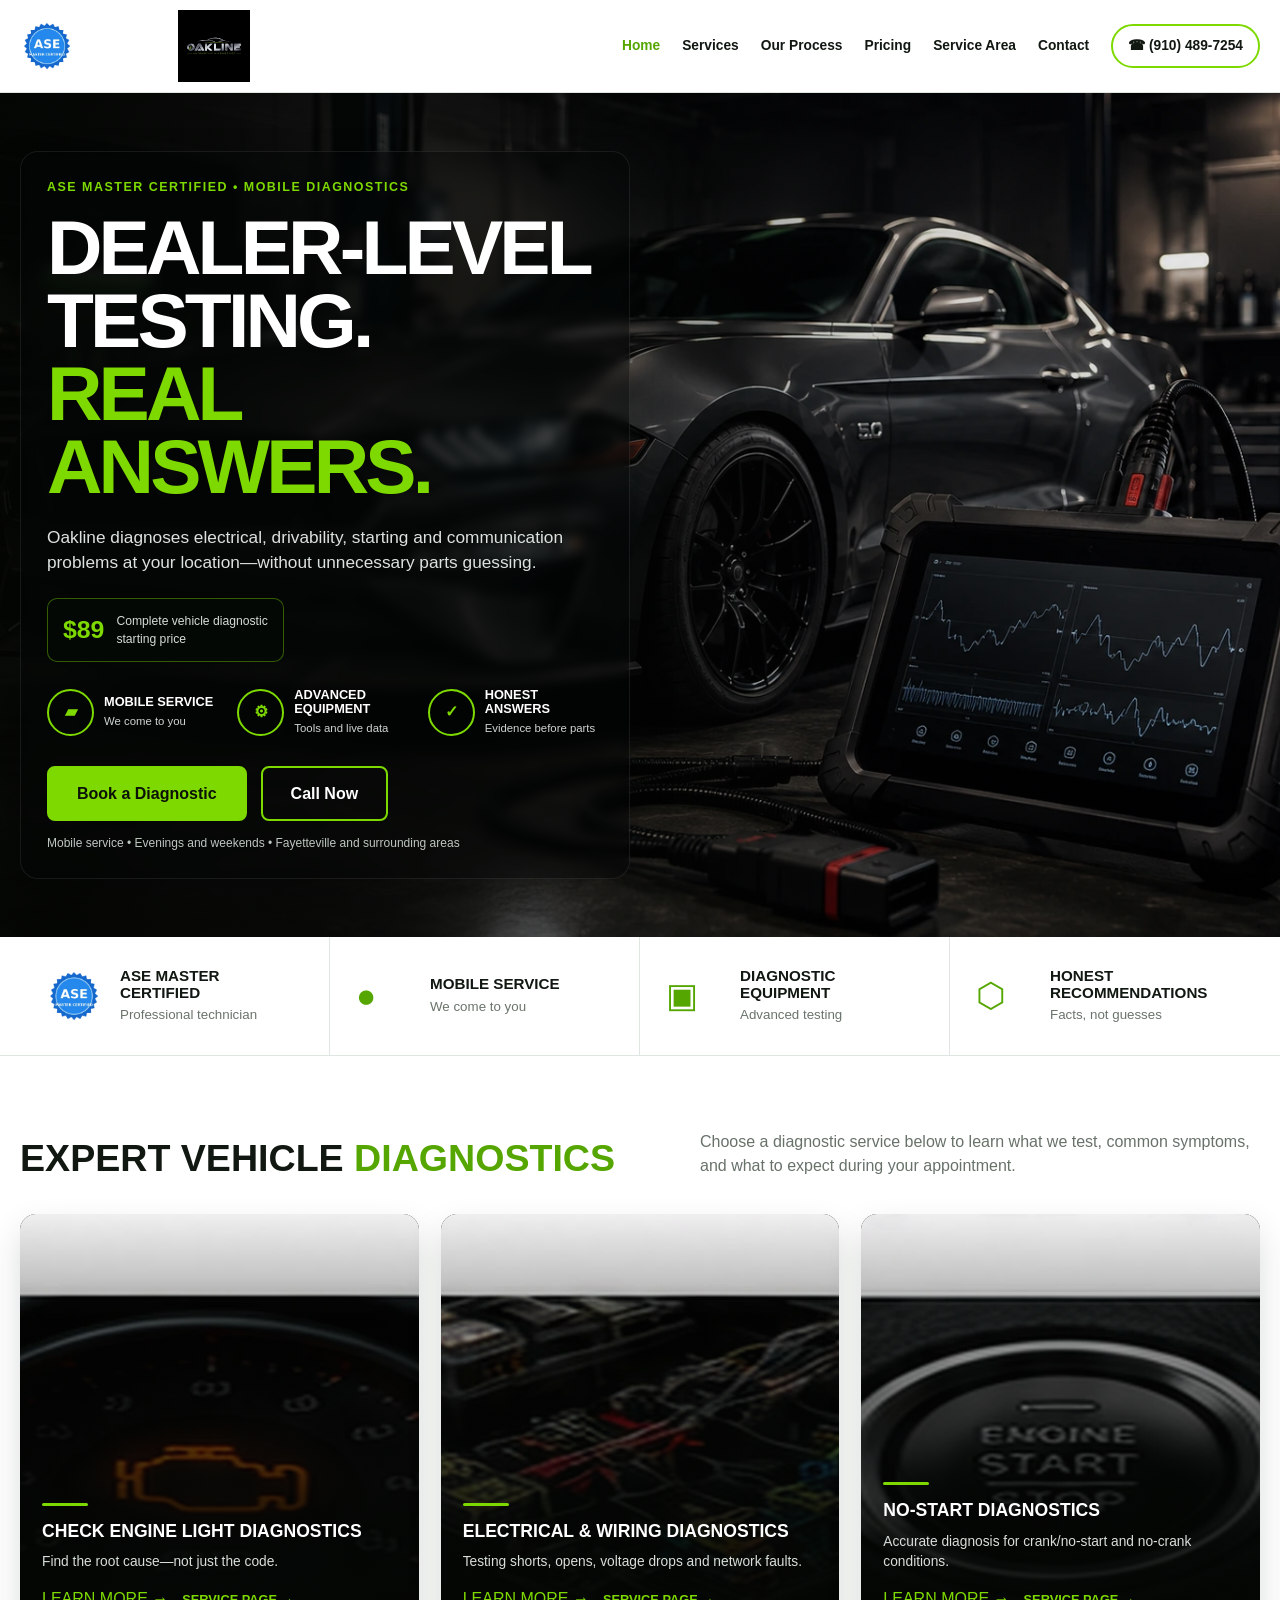
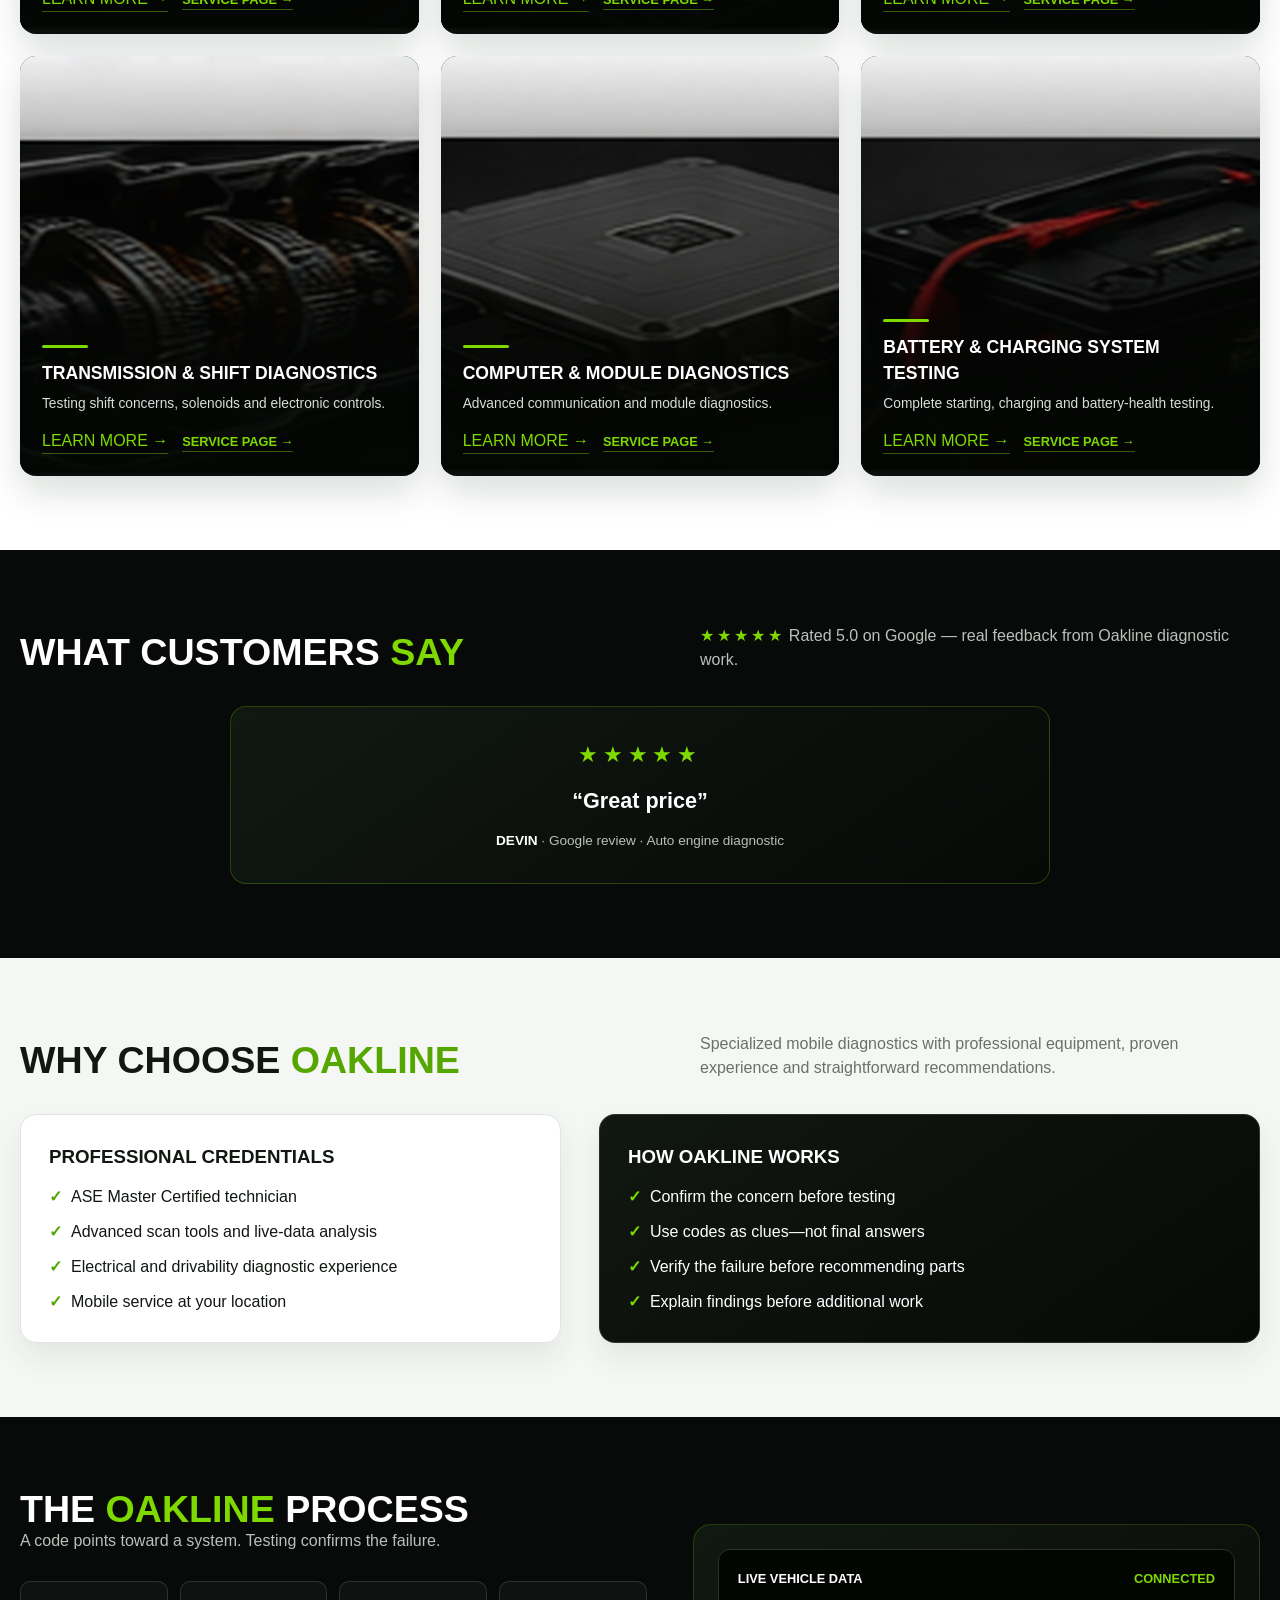
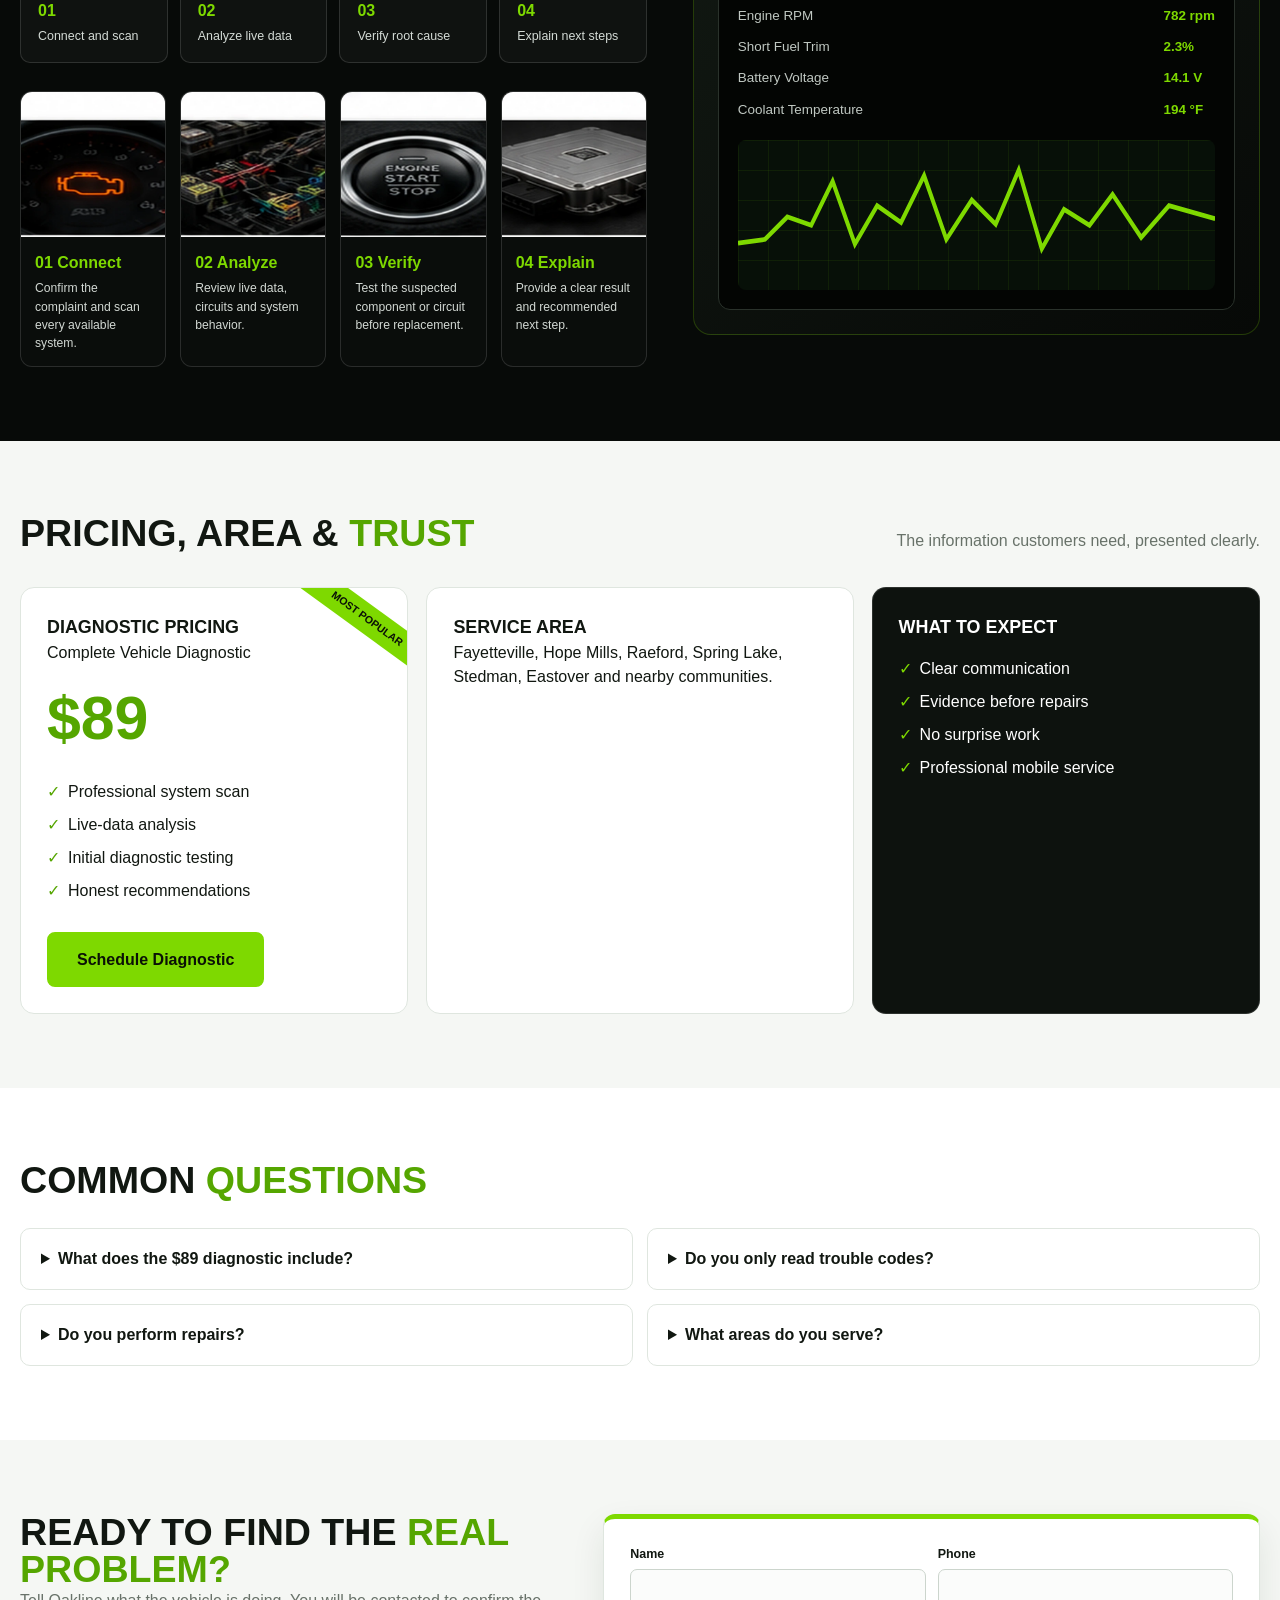
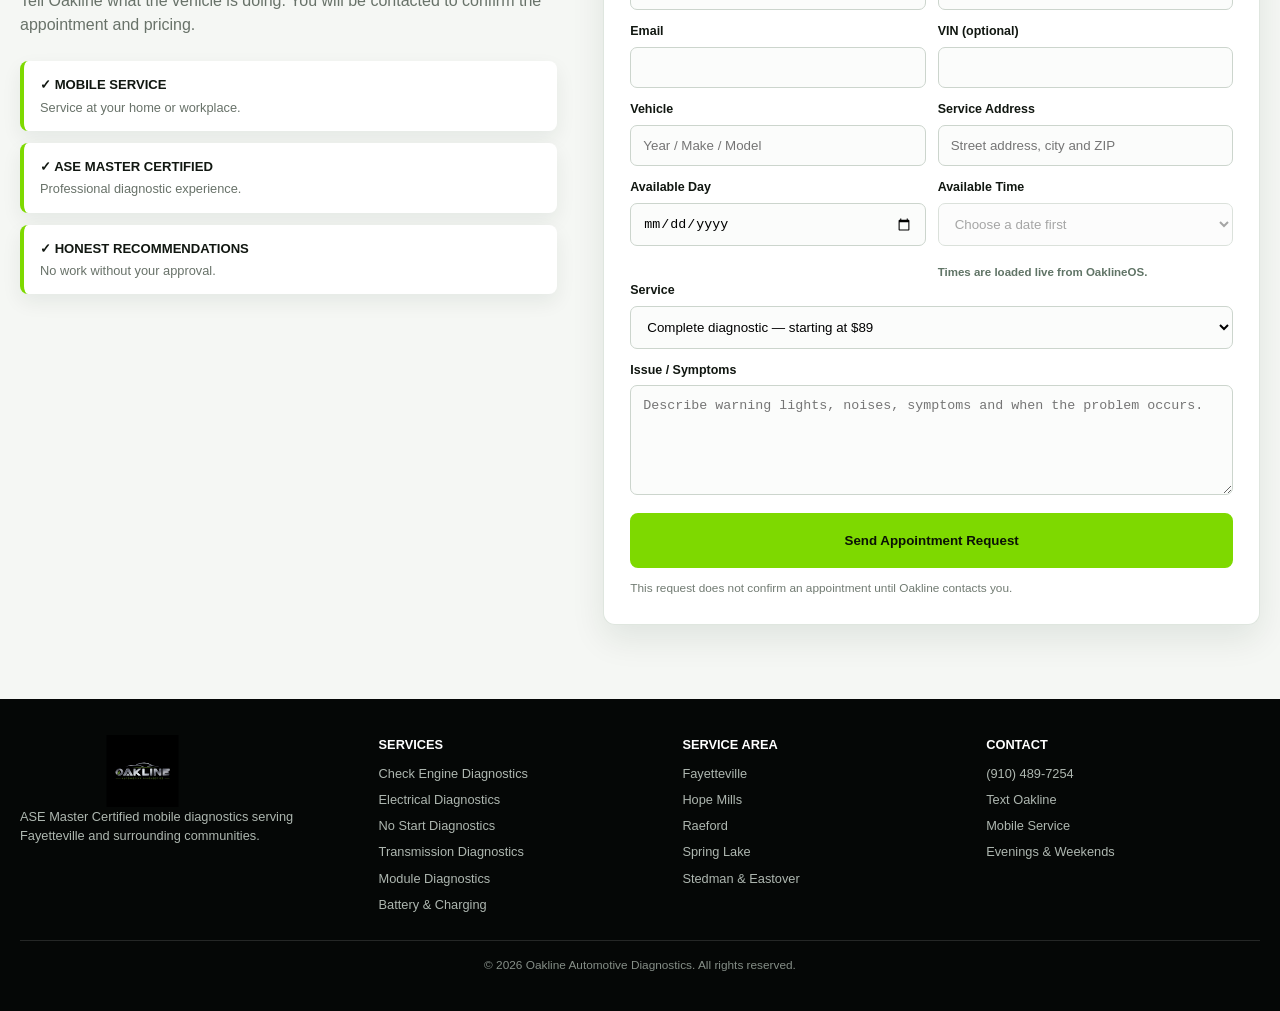
<file: index.html>
<!doctype html>
<html lang="en">
<head>
  <!-- Google tag (gtag.js) -->
<script async src="https://www.googletagmanager.com/gtag/js?id=G-DC0624RCQD"></script>
<script>
  window.dataLayer = window.dataLayer || [];
  function gtag(){dataLayer.push(arguments);}
  gtag('js', new Date());

  gtag('config', 'G-DC0624RCQD');
</script>
<meta charset="utf-8">
<meta name="viewport" content="width=device-width,initial-scale=1">
<title>Mobile Auto Diagnostics in Fayetteville, NC | Oakline</title>
<meta name="description" content="Mobile auto diagnostics in Fayetteville, NC. ASE Master Certified testing for check engine lights, electrical faults, no-starts, batteries, modules and drivability concerns.">
<link rel="canonical" href="https://oaklinediagnostics.com/">
<meta name="theme-color" content="#070a08">
<meta name="robots" content="index,follow">
<meta property="og:title" content="Mobile Auto Diagnostics in Fayetteville, NC | Oakline">
<meta property="og:description" content="ASE Master Certified mobile diagnostics for check engine lights, electrical faults, no-starts and complex vehicle problems in Fayetteville and nearby communities.">
<meta property="og:type" content="website">
<meta property="og:url" content="https://oaklinediagnostics.com/">
<meta property="og:image" content="https://oaklinediagnostics.com/assets/hero.webp">
<meta property="og:site_name" content="Oakline Automotive Diagnostics">
<meta name="twitter:card" content="summary_large_image">
<style>
:root{
  --green:#7ed900;
  --green-dark:#55a600;
  --ink:#111711;
  --muted:#687269;
  --paper:#f5f7f4;
  --white:#fff;
  --dark:#070a08;
  --dark2:#0d120e;
  --line:#dfe6df;
  --dark-line:rgba(255,255,255,.13);
}
*{box-sizing:border-box;margin:0;padding:0}
html{scroll-behavior:smooth}
body{font-family:Arial,Helvetica,sans-serif;background:#fff;color:var(--ink);line-height:1.5}
img{display:block;max-width:100%}
a{text-decoration:none;color:inherit}
.container{width:min(1240px,calc(100% - 36px));margin:auto}
header{background:#fff;border-bottom:1px solid var(--line)}
.nav{min-height:92px;display:flex;align-items:center;justify-content:space-between;gap:24px}
.brand{display:flex;align-items:center;gap:15px}
.brand .ase{width:54px;height:54px;object-fit:contain}
.brand .oak{width:250px;max-height:72px;object-fit:contain}
.navlinks{display:flex;align-items:center;gap:22px;font-weight:800;font-size:.86rem;white-space:nowrap}
.navlinks a:hover,.navlinks .active{color:var(--green-dark)}
.phone{padding:10px 15px;border:2px solid var(--green);border-radius:999px}

.hero{position:relative;overflow:hidden;background:#050706;color:#fff}
.hero::before{content:"";position:absolute;inset:0;background:linear-gradient(90deg,rgba(4,6,4,.93) 0%,rgba(4,6,4,.74) 36%,rgba(4,6,4,.18) 67%,rgba(4,6,4,.08) 100%);z-index:1}
.hero-bg{position:absolute;inset:0;width:100%;height:100%;object-fit:cover;object-position:center}
.hero-grid{position:relative;z-index:2;min-height:650px;display:flex;align-items:center;padding:58px 0}
.hero-copy{max-width:610px}
.kicker{color:var(--green);font-size:.78rem;font-weight:900;letter-spacing:.12em;text-transform:uppercase;margin-bottom:14px}
h1{font-size:clamp(3.2rem,6vw,6rem);line-height:.95;letter-spacing:-.05em;text-transform:uppercase}
h1 span{display:block;color:var(--green)}
.hero-copy>p{margin-top:22px;color:#dce2dd;font-size:1.08rem;max-width:570px}
.hero-price{display:inline-flex;gap:12px;align-items:center;margin-top:22px;padding:12px 15px;border:1px solid rgba(126,217,0,.4);border-radius:10px;background:rgba(6,10,7,.82)}
.hero-price strong{font-size:1.55rem;color:var(--green)}
.hero-price span{font-size:.76rem;color:#d5dbd7}
.benefits{display:grid;grid-template-columns:repeat(3,1fr);gap:15px;margin-top:26px}
.benefit{display:grid;grid-template-columns:47px 1fr;gap:10px;align-items:center}
.benefit i{width:47px;height:47px;display:grid;place-items:center;border:2px solid var(--green);border-radius:50%;font-style:normal;color:var(--green);font-weight:900}
.benefit b{display:block;font-size:.8rem;text-transform:uppercase;line-height:1.15}
.benefit small{display:block;margin-top:3px;color:#cfd6d1;font-size:.71rem}
.actions{display:flex;flex-wrap:wrap;gap:14px;margin-top:29px}
.btn{min-height:55px;padding:0 28px;display:inline-flex;align-items:center;justify-content:center;border:2px solid var(--green);border-radius:8px;font-weight:900;transition:.2s}
.btn:hover{transform:translateY(-2px)}
.primary{background:var(--green);color:#0b1206}
.secondary{color:#fff}

.trust{background:#fff;border-bottom:1px solid var(--line)}
.trust-grid{display:grid;grid-template-columns:repeat(4,1fr)}
.trust-item{min-height:118px;display:grid;grid-template-columns:60px 1fr;gap:14px;align-items:center;padding:22px 26px;border-right:1px solid var(--line)}
.trust-item:last-child{border-right:0}
.trust-item img{width:56px;height:56px;object-fit:contain}
.trust-icon{font-size:2.1rem;color:var(--green-dark)}
.trust-item b{display:block;text-transform:uppercase;font-size:.95rem;line-height:1.15}
.trust-item small{display:block;margin-top:4px;color:#6a746b}

.section{padding:74px 0}
.section.light{background:#fff}
.section.soft{background:var(--paper)}
.section.dark{background:var(--dark);color:#fff}
.section-head{display:flex;align-items:end;justify-content:space-between;gap:30px}
.section-head h2{font-size:2.35rem;text-transform:uppercase;line-height:1}
.section-head h2 span{color:var(--green-dark)}
.section.dark .section-head h2 span{color:var(--green)}
.section-head p{max-width:560px;color:var(--muted)}
.section.dark .section-head p{color:#b9c1bb}

.cards{display:grid;grid-template-columns:repeat(3,1fr);gap:22px;margin-top:36px}
.service-card{position:relative;min-height:390px;overflow:hidden;border-radius:16px;background:#0a0d0b;box-shadow:0 16px 34px rgba(14,37,22,.15)}
.service-card img{width:100%;height:100%;object-fit:cover;position:absolute;inset:0;transition:.35s}
.service-card::after{content:"";position:absolute;inset:0;background:linear-gradient(180deg,rgba(4,6,4,.06),rgba(4,6,4,.88) 72%,rgba(4,6,4,.97))}
.service-card:hover img{transform:scale(1.045)}
.service-content{position:absolute;z-index:2;left:22px;right:22px;bottom:22px;color:#fff}
.service-content h3{font-size:1.1rem;text-transform:uppercase}
.service-content p{margin-top:8px;color:#d8ded9;font-size:.86rem}
.learn{display:inline-flex;margin-top:14px;color:var(--green);font-size:.8rem;font-weight:900;text-transform:uppercase}

.process-grid{display:grid;grid-template-columns:1.05fr .95fr;gap:46px;align-items:center}
.timeline{display:grid;grid-template-columns:repeat(4,1fr);gap:12px;margin-top:28px}
.step{padding:17px;border:1px solid var(--dark-line);border-radius:10px;background:rgba(255,255,255,.035)}
.step strong{display:block;color:var(--green)}
.step span{display:block;margin-top:4px;color:#d4dbd6;font-size:.78rem}
.scan-panel{padding:24px;border:1px solid rgba(126,217,0,.22);border-radius:18px;background:linear-gradient(145deg,#111812,#070907)}
.scan-screen{padding:19px;border:1px solid #2a322b;border-radius:12px;background:#030503}
.data-title{display:flex;justify-content:space-between;font-size:.8rem;font-weight:900}
.data-title span{color:var(--green)}
.data-list{display:grid;grid-template-columns:1fr auto;gap:11px 20px;margin-top:18px;color:#c0c8c2;font-size:.84rem}
.data-list b{color:var(--green)}
.chart{height:150px;margin-top:20px;border-radius:8px;background:linear-gradient(rgba(126,217,0,.08) 1px,transparent 1px),linear-gradient(90deg,rgba(126,217,0,.08) 1px,transparent 1px),#071008;background-size:30px 30px;position:relative;overflow:hidden}
.chart svg{position:absolute;inset:0;width:100%;height:100%}

.info{display:grid;grid-template-columns:1fr 1.1fr 1fr;gap:18px;margin-top:34px}
.info-box{padding:26px;border:1px solid var(--line);border-radius:14px;background:#fff}
.info-box.darkbox{background:#0d120e;color:#fff;border-color:var(--dark-line)}
.info-box h3{text-transform:uppercase;font-size:1.12rem}
.price{font-size:3.8rem;color:var(--green-dark);font-weight:900;margin:8px 0}
.info-box ul{list-style:none;display:grid;gap:9px;margin-top:16px}
.info-box li::before{content:"✓";color:var(--green-dark);margin-right:8px}
.info-box.darkbox li::before{color:var(--green)}
.map iframe{width:100%;height:225px;border:0;border-radius:9px;margin-top:15px}

.faq-grid{display:grid;grid-template-columns:repeat(2,1fr);gap:14px;margin-top:28px}
details{padding:18px 20px;border:1px solid var(--line);border-radius:10px;background:#fff}
summary{cursor:pointer;font-weight:900}
details p{margin-top:10px;color:#667066;font-size:.87rem}

.contact-grid{display:grid;grid-template-columns:.9fr 1.1fr;gap:46px}
.contact-points{display:grid;gap:12px;margin-top:24px}
.contact-points div{padding:14px 16px;border-left:4px solid var(--green);border-radius:8px;background:#fff;box-shadow:0 8px 20px rgba(16,43,23,.07)}
.contact-points strong{display:block;text-transform:uppercase;font-size:.82rem}
.contact-points span{display:block;margin-top:3px;color:#687269;font-size:.8rem}
form{padding:26px;border:1px solid var(--line);border-top:5px solid var(--green);border-radius:12px;background:#fff;box-shadow:0 14px 34px rgba(16,43,23,.09)}
.row{display:grid;grid-template-columns:1fr 1fr;gap:12px}
label{display:block;font-size:.78rem;font-weight:900}
input,select,textarea{width:100%;margin:6px 0 12px;padding:12px;border:1px solid #ccd5cd;border-radius:7px;background:#fbfcfb}
textarea{min-height:110px;resize:vertical}
form .btn{width:100%}

footer{padding:36px 0;background:#050706;color:#fff}
.footer-grid{display:grid;grid-template-columns:1.2fr repeat(3,1fr);gap:30px}
.footer-logo{width:245px;max-height:72px}
footer p,footer li{color:#aeb7b0;font-size:.8rem}
footer h4{margin-bottom:10px;text-transform:uppercase;font-size:.8rem}
footer ul{list-style:none;display:grid;gap:7px}
.footer-bottom{margin-top:26px;padding-top:16px;border-top:1px solid var(--dark-line);text-align:center;color:#858e87;font-size:.74rem}
.mobile-call{display:none}

@media(max-width:1050px){
  .navlinks{gap:14px}.navlinks a{font-size:.78rem}.brand .oak{width:210px}
  .process-grid,.contact-grid{grid-template-columns:1fr}
  .trust-grid{grid-template-columns:1fr 1fr}
  .cards{grid-template-columns:repeat(2,1fr)}
  .info{grid-template-columns:1fr}
  .footer-grid{grid-template-columns:1fr 1fr}
}
@media(max-width:720px){
  .nav{min-height:78px}.brand .ase{width:46px;height:46px}.brand .oak{width:150px}.navlinks a:not(.phone){display:none}.phone{font-size:.7rem;padding:8px 10px}
  h1{font-size:3rem}.benefits,.trust-grid,.cards,.timeline,.faq-grid,.row,.footer-grid{grid-template-columns:1fr}
  .actions{display:grid}.btn{width:100%}
  .hero::before{background:linear-gradient(90deg,rgba(4,6,4,.94),rgba(4,6,4,.65) 70%,rgba(4,6,4,.32))}
  .section-head{display:block}.section-head p{margin-top:10px}
  .trust-item{border-right:0;border-bottom:1px solid var(--line)}
  .mobile-call{position:fixed;left:14px;right:14px;bottom:14px;z-index:1000;display:flex;align-items:center;justify-content:center;min-height:54px;border-radius:8px;background:var(--green);color:#0b1206;font-weight:900;box-shadow:0 14px 35px rgba(0,0,0,.38)}
  body{padding-bottom:76px}
}

/* Version 4.0 */
.hero-bg{
  animation:heroZoom 18s ease-in-out infinite alternate;
}
@keyframes heroZoom{
  from{transform:scale(1)}
  to{transform:scale(1.055)}
}
.hero-copy{
  padding:26px;
  border:1px solid rgba(255,255,255,.08);
  border-radius:18px;
  background:rgba(4,7,5,.42);
  backdrop-filter:blur(5px);
  box-shadow:0 20px 45px rgba(0,0,0,.18);
}
.hero-cta-note{
  margin-top:13px;
  color:#bfc7c1;
  font-size:.75rem;
}
.cards{
  align-items:stretch;
}
.service-card{
  min-height:420px;
}
.service-content::before{
  content:"";
  display:block;
  width:46px;
  height:3px;
  margin-bottom:12px;
  border-radius:3px;
  background:var(--green);
}
.service-card .learn{
  border-bottom:1px solid rgba(126,217,0,.4);
}
.about-grid{
  display:grid;
  grid-template-columns:.9fr 1.1fr;
  gap:38px;
  margin-top:34px;
}
.about-panel{
  padding:28px;
  border:1px solid var(--line);
  border-radius:16px;
  background:#fff;
  box-shadow:0 14px 30px rgba(16,43,23,.08);
}
.about-panel.dark{
  color:#fff;
  border-color:var(--dark-line);
  background:linear-gradient(145deg,#111711,#070907);
}
.about-panel h3{
  text-transform:uppercase;
  margin-bottom:14px;
}
.about-list{
  display:grid;
  gap:11px;
  list-style:none;
}
.about-list li::before{
  content:"✓";
  color:var(--green-dark);
  margin-right:9px;
  font-weight:900;
}
.about-panel.dark .about-list li::before{
  color:var(--green);
}
.process-photos{
  display:grid;
  grid-template-columns:repeat(4,1fr);
  gap:14px;
  margin-top:28px;
}
.process-photo{
  overflow:hidden;
  border:1px solid var(--dark-line);
  border-radius:12px;
  background:#0a0d0b;
}
.process-photo img{
  width:100%;
  height:145px;
  object-fit:cover;
}
.process-photo div{
  padding:14px;
}
.process-photo strong{
  display:block;
  color:var(--green);
}
.process-photo span{
  display:block;
  margin-top:4px;
  color:#d2d8d3;
  font-size:.76rem;
}
.pricing-highlight{
  position:relative;
  overflow:hidden;
}
.pricing-highlight::after{
  content:"MOST POPULAR";
  position:absolute;
  top:17px;
  right:-35px;
  width:150px;
  padding:6px 0;
  transform:rotate(36deg);
  background:var(--green);
  color:#0a1007;
  text-align:center;
  font-size:.66rem;
  font-weight:900;
}
.slot-message{display:block;margin-top:6px;color:#607466;font-size:.72rem}.request-status{display:none;margin-top:14px;padding:13px 15px;border-radius:9px;font-size:.86rem;font-weight:800}
.request-status.show{display:block}
.request-status.success{background:#e9f8ed;color:#18552b;border:1px solid #9bd4a9}
.request-status.error{background:#fff0f0;color:#7a1e1e;border:1px solid #e3aaaa}
.request-reference{display:block;margin-top:5px;font-size:.72rem;font-weight:700;opacity:.78}
.schedule-note{
  margin-top:12px;
  color:#717b72;
  font-size:.74rem;
}
.preferred-grid{
  display:grid;
  grid-template-columns:1fr 1fr;
  gap:12px;
}
.reveal{
  opacity:1;
  transform:none;
  transition:opacity .65s ease,transform .65s ease;
}
.js-ready .reveal{
  opacity:0;
  transform:translateY(18px);
}
.js-ready .reveal.visible{
  opacity:1;
  transform:none;
}
@media(max-width:1050px){
  .about-grid{grid-template-columns:1fr}
  .process-photos{grid-template-columns:repeat(2,1fr)}
}
@media(max-width:720px){
  .hero-copy{padding:20px}
  .process-photos,.preferred-grid{grid-template-columns:1fr}
  .hero-bg{animation:none}
}
@media(prefers-reduced-motion:reduce){
  .hero-bg{animation:none}
  .reveal{opacity:1;transform:none;transition:none}
}


/* Service detail modal */
.learn-button{
  padding:0;
  border:0;
  background:none;
  cursor:pointer;
  font:inherit;
}

.modal-backdrop{
  position:fixed;
  inset:0;
  z-index:3000;
  display:none;
  align-items:center;
  justify-content:center;
  padding:22px;
  background:rgba(0,0,0,.72);
  backdrop-filter:blur(7px);
}

.modal-backdrop.open{
  display:flex;
}

.service-modal{
  position:relative;
  width:min(680px,100%);
  max-height:min(760px,90vh);
  overflow:auto;
  border:1px solid rgba(126,217,0,.32);
  border-radius:18px;
  background:#fff;
  color:var(--ink);
  box-shadow:0 30px 90px rgba(0,0,0,.48);
}

.modal-hero{
  position:relative;
  min-height:190px;
  overflow:hidden;
  background:#080b08;
}

.modal-hero img{
  width:100%;
  height:230px;
  object-fit:cover;
}

.modal-hero::after{
  content:"";
  position:absolute;
  inset:0;
  background:linear-gradient(180deg,transparent 25%,rgba(4,6,4,.82));
}

.modal-title-wrap{
  position:absolute;
  z-index:2;
  left:26px;
  right:70px;
  bottom:22px;
  color:#fff;
}

.modal-title-wrap small{
  display:block;
  color:var(--green);
  font-size:.72rem;
  font-weight:900;
  letter-spacing:.12em;
  text-transform:uppercase;
}

.modal-title-wrap h3{
  margin-top:5px;
  font-size:1.65rem;
  text-transform:uppercase;
}

.modal-close{
  position:absolute;
  z-index:5;
  top:16px;
  right:16px;
  width:42px;
  height:42px;
  display:grid;
  place-items:center;
  border:1px solid rgba(255,255,255,.35);
  border-radius:50%;
  background:rgba(4,6,4,.72);
  color:#fff;
  font-size:1.35rem;
  cursor:pointer;
}

.modal-body{
  padding:27px;
}

.modal-body>p{
  color:#4f5950;
}

.modal-columns{
  display:grid;
  grid-template-columns:1fr 1fr;
  gap:20px;
  margin-top:24px;
}

.modal-block{
  padding:18px;
  border:1px solid var(--line);
  border-radius:11px;
  background:var(--paper);
}

.modal-block h4{
  color:var(--ink);
  font-size:.9rem;
  text-transform:uppercase;
}

.modal-block ul{
  display:grid;
  gap:8px;
  margin-top:12px;
  list-style:none;
  color:#5a645b;
  font-size:.84rem;
}

.modal-block li::before{
  content:"✓";
  margin-right:8px;
  color:var(--green-dark);
  font-weight:900;
}

.modal-actions{
  display:flex;
  gap:12px;
  margin-top:24px;
}

.modal-actions .btn{
  flex:1;
}

body.modal-open{
  overflow:hidden;
}

@media(max-width:620px){
  .modal-backdrop{
    padding:12px;
  }

  .modal-columns{
    grid-template-columns:1fr;
  }

  .modal-actions{
    display:grid;
  }

  .modal-body{
    padding:21px;
  }

  .modal-title-wrap{
    left:20px;
  }
}


/* Reviews */
.reviews-wrap{max-width:820px;margin:34px auto 0}
.review-card{padding:32px 30px;border:1px solid rgba(126,217,0,.25);border-radius:16px;background:linear-gradient(145deg,#111812,#070907);text-align:center}
.review-stars{color:var(--green);font-size:1.35rem;letter-spacing:.22em}
.review-card blockquote{margin-top:14px;font-size:1.35rem;font-weight:700;line-height:1.45}
.review-card figcaption{margin-top:14px;color:#b9c1bb;font-size:.85rem}
.review-card figcaption b{color:#fff;text-transform:uppercase}
</style>

<script type="application/ld+json">
{
  "@context": "https://schema.org",
  "@type": ["AutomotiveBusiness", "LocalBusiness"],
  "@id": "https://oaklinediagnostics.com/#business",
  "name": "Oakline Automotive Diagnostics",
  "url": "https://oaklinediagnostics.com/",
  "telephone": "+1-910-489-7254",
  "image": "https://oaklinediagnostics.com/assets/hero.webp",
  "logo": "https://oaklinediagnostics.com/assets/oakline-logo.svg",
  "description": "ASE Master Certified mobile automotive diagnostics serving Fayetteville, Hope Mills, Raeford, Spring Lake, Stedman, Eastover and surrounding North Carolina communities.",
  "priceRange": "$$",
  "areaServed": [
    {"@type":"City","name":"Fayetteville, North Carolina"},
    {"@type":"City","name":"Hope Mills, North Carolina"},
    {"@type":"City","name":"Raeford, North Carolina"},
    {"@type":"City","name":"Spring Lake, North Carolina"},
    {"@type":"City","name":"Stedman, North Carolina"},
    {"@type":"City","name":"Eastover, North Carolina"}
  ],
  "knowsAbout": [
    "Check engine light diagnostics",
    "Automotive electrical diagnostics",
    "No-start diagnostics",
    "Transmission diagnostics",
    "Vehicle network diagnostics",
    "Battery and charging system testing"
  ],
  "hasOfferCatalog": {
    "@type": "OfferCatalog",
    "name": "Mobile automotive diagnostic services",
    "itemListElement": [
      {"@type":"Offer","itemOffered":{"@type":"Service","name":"Check Engine Light Diagnostics","url":"https://oaklinediagnostics.com/check-engine-light-diagnostics.html"}},
      {"@type":"Offer","itemOffered":{"@type":"Service","name":"Automotive Electrical Diagnostics","url":"https://oaklinediagnostics.com/electrical-diagnostics.html"}},
      {"@type":"Offer","itemOffered":{"@type":"Service","name":"Mobile No-Start Diagnostics","url":"https://oaklinediagnostics.com/no-start-diagnostics.html"}},
      {"@type":"Offer","itemOffered":{"@type":"Service","name":"Battery and Charging System Testing","url":"https://oaklinediagnostics.com/battery-charging-diagnostics.html"}}
    ]
  }
}
</script>
</head>
<body>
<header>
  <div class="container nav">
    <a class="brand" href="/"><img class="ase" src="assets/ase-logo.webp" alt="ASE Master Certified"><img class="oak" src="assets/oakline-logo.svg" alt="Oakline Automotive Diagnostics"></a>
    <nav class="navlinks"><a class="active" href="#home">Home</a><a href="#services">Services</a><a href="#process">Our Process</a><a href="#pricing">Pricing</a><a href="#area">Service Area</a><a href="#contact">Contact</a><a class="phone" href="tel:9104897254">☎ (910) 489-7254</a></nav>
  </div>
</header>

<main>
<section class="hero" id="home">
  <img class="hero-bg" src="assets/hero.webp" alt="Performance car connected to a professional diagnostic scan tool">
  <div class="container hero-grid reveal">
    <div class="hero-copy">
      <div class="kicker">ASE Master Certified • Mobile Diagnostics</div>
      <h1>Dealer-level testing.<span>Real answers.</span></h1>
      <p>Oakline diagnoses electrical, drivability, starting and communication problems at your location—without unnecessary parts guessing.</p>
      <div class="hero-price"><strong>$89</strong><span>Complete vehicle diagnostic<br>starting price</span></div>
      <div class="benefits">
        <div class="benefit"><i>▰</i><div><b>Mobile Service</b><small>We come to you</small></div></div>
        <div class="benefit"><i>⚙</i><div><b>Advanced Equipment</b><small>Tools and live data</small></div></div>
        <div class="benefit"><i>✓</i><div><b>Honest Answers</b><small>Evidence before parts</small></div></div>
      </div>
      <div class="actions"><a class="btn primary" href="#contact">Book a Diagnostic</a><a class="btn secondary" href="tel:9104897254">Call Now</a></div><div class="hero-cta-note">Mobile service • Evenings and weekends • Fayetteville and surrounding areas</div>
    </div>
  </div>
</section>

<section class="trust">
  <div class="container trust-grid reveal">
    <div class="trust-item"><img src="assets/ase-logo.webp" alt="ASE Master Certified"><div><b>ASE Master Certified</b><small>Professional technician</small></div></div>
    <div class="trust-item"><div class="trust-icon">●</div><div><b>Mobile Service</b><small>We come to you</small></div></div>
    <div class="trust-item"><div class="trust-icon">▣</div><div><b>Diagnostic Equipment</b><small>Advanced testing</small></div></div>
    <div class="trust-item"><div class="trust-icon">⬡</div><div><b>Honest Recommendations</b><small>Facts, not guesses</small></div></div>
  </div>
</section>

<section class="section light" id="services">
  <div class="container">
    <div class="section-head">
      <h2>Expert Vehicle <span>Diagnostics</span></h2>
      <p>Choose a diagnostic service below to learn what we test, common symptoms, and what to expect during your appointment.</p>
    </div>
    <div class="cards">
      <article class="service-card"><img src="assets/check-engine.webp" alt="Check engine light on an instrument cluster"><div class="service-content"><h3>Check Engine Light Diagnostics</h3><p>Find the root cause—not just the code.</p><button class="learn learn-button" type="button" data-service="check-engine">Learn more →</button><a class="learn" href="check-engine-light-diagnostics.html" style="margin-left:14px">Service page →</a></div></article>
      <article class="service-card"><img src="assets/electrical.webp" alt="Automotive electrical wiring diagnosis"><div class="service-content"><h3>Electrical &amp; Wiring Diagnostics</h3><p>Testing shorts, opens, voltage drops and network faults.</p><button class="learn learn-button" type="button" data-service="electrical">Learn more →</button><a class="learn" href="electrical-diagnostics.html" style="margin-left:14px">Service page →</a></div></article>
      <article class="service-card"><img src="assets/no-start.webp" alt="Automotive no-start diagnostic testing"><div class="service-content"><h3>No-Start Diagnostics</h3><p>Accurate diagnosis for crank/no-start and no-crank conditions.</p><button class="learn learn-button" type="button" data-service="no-start">Learn more →</button><a class="learn" href="no-start-diagnostics.html" style="margin-left:14px">Service page →</a></div></article>
      <article class="service-card"><img src="assets/transmission.webp" alt="Automatic transmission internal components"><div class="service-content"><h3>Transmission &amp; Shift Diagnostics</h3><p>Testing shift concerns, solenoids and electronic controls.</p><button class="learn learn-button" type="button" data-service="transmission">Learn more →</button><a class="learn" href="transmission-diagnostics.html" style="margin-left:14px">Service page →</a></div></article>
      <article class="service-card"><img src="assets/module.webp" alt="Automotive control module"><div class="service-content"><h3>Computer &amp; Module Diagnostics</h3><p>Advanced communication and module diagnostics.</p><button class="learn learn-button" type="button" data-service="module">Learn more →</button><a class="learn" href="module-diagnostics.html" style="margin-left:14px">Service page →</a></div></article>
      <article class="service-card"><img src="assets/battery.webp" alt="Automotive battery and charging system testing"><div class="service-content"><h3>Battery &amp; Charging System Testing</h3><p>Complete starting, charging and battery-health testing.</p><button class="learn learn-button" type="button" data-service="battery">Learn more →</button><a class="learn" href="battery-charging-diagnostics.html" style="margin-left:14px">Service page →</a></div></article>
    </div>
  </div>
</section>



<section class="section dark" id="reviews">
  <div class="container">
    <div class="section-head"><div><h2>What Customers <span>Say</span></h2></div><p><span style="color:var(--green);letter-spacing:.18em">★★★★★</span> Rated 5.0 on Google — real feedback from Oakline diagnostic work.</p></div>
    <div class="reviews-wrap">
      <figure class="review-card">
        <div class="review-stars" aria-label="5 out of 5 stars">★★★★★</div>
        <blockquote>“Great price”</blockquote>
        <figcaption><b>Devin</b> · Google review · Auto engine diagnostic</figcaption>
      </figure>
    </div>
  </div>
</section>

<section class="section soft" id="about">
  <div class="container">
    <div class="section-head reveal">
      <h2>Why Choose <span>Oakline</span></h2>
      <p>Specialized mobile diagnostics with professional equipment, proven experience and straightforward recommendations.</p>
    </div>
    <div class="about-grid">
      <article class="about-panel reveal">
        <h3>Professional Credentials</h3>
        <ul class="about-list">
          <li>ASE Master Certified technician</li>
          <li>Advanced scan tools and live-data analysis</li>
          <li>Electrical and drivability diagnostic experience</li>
          <li>Mobile service at your location</li>
        </ul>
      </article>
      <article class="about-panel dark reveal">
        <h3>How Oakline Works</h3>
        <ul class="about-list">
          <li>Confirm the concern before testing</li>
          <li>Use codes as clues—not final answers</li>
          <li>Verify the failure before recommending parts</li>
          <li>Explain findings before additional work</li>
        </ul>
      </article>
    </div>
  </div>
</section>

<section class="section dark" id="process">
  <div class="container process-grid reveal">
    <div>
      <div class="section-head"><div><h2>The <span>Oakline</span> Process</h2><p>A code points toward a system. Testing confirms the failure.</p></div></div>
      <div class="timeline">
        <div class="step"><strong>01</strong><span>Connect and scan</span></div>
        <div class="step"><strong>02</strong><span>Analyze live data</span></div>
        <div class="step"><strong>03</strong><span>Verify root cause</span></div>
        <div class="step"><strong>04</strong><span>Explain next steps</span></div>
      </div>
      <div class="process-photos">
        <article class="process-photo"><img src="assets/check-engine.webp" alt="Scan and confirm concern"><div><strong>01 Connect</strong><span>Confirm the complaint and scan every available system.</span></div></article>
        <article class="process-photo"><img src="assets/electrical.webp" alt="Analyze diagnostic data"><div><strong>02 Analyze</strong><span>Review live data, circuits and system behavior.</span></div></article>
        <article class="process-photo"><img src="assets/no-start.webp" alt="Verify root cause"><div><strong>03 Verify</strong><span>Test the suspected component or circuit before replacement.</span></div></article>
        <article class="process-photo"><img src="assets/module.webp" alt="Explain findings"><div><strong>04 Explain</strong><span>Provide a clear result and recommended next step.</span></div></article>
      </div>
    </div>
    <div class="scan-panel">
      <div class="scan-screen">
        <div class="data-title">LIVE VEHICLE DATA <span>CONNECTED</span></div>
        <div class="data-list"><span>Engine RPM</span><b>782 rpm</b><span>Short Fuel Trim</span><b>2.3%</b><span>Battery Voltage</span><b>14.1 V</b><span>Coolant Temperature</span><b>194 °F</b></div>
        <div class="chart"><svg viewBox="0 0 600 160" preserveAspectRatio="none"><polyline points="0,110 34,106 62,82 92,91 119,44 147,111 175,70 205,88 234,38 262,106 294,64 324,90 353,32 382,116 410,74 442,91 471,58 507,104 542,70 600,84" fill="none" stroke="#7ed900" stroke-width="5"/></svg></div>
      </div>
    </div>
  </div>
</section>

<section class="section soft">
  <div class="container">
    <div class="section-head"><h2>Pricing, Area & <span>Trust</span></h2><p>The information customers need, presented clearly.</p></div>
    <div class="info">
      <section class="info-box pricing-highlight" id="pricing"><h3>Diagnostic Pricing</h3><p>Complete Vehicle Diagnostic</p><div class="price">$89</div><ul><li>Professional system scan</li><li>Live-data analysis</li><li>Initial diagnostic testing</li><li>Honest recommendations</li></ul><div class="actions"><a class="btn primary" href="#contact">Schedule Diagnostic</a></div></section>
      <section class="info-box map" id="area"><h3>Service Area</h3><p>Fayetteville, Hope Mills, Raeford, Spring Lake, Stedman, Eastover and nearby communities.</p><iframe title="Oakline service area" loading="lazy" src="https://www.google.com/maps?q=Fayetteville%2C%20North%20Carolina&z=10&output=embed"></iframe></section>
      <section class="info-box darkbox"><h3>What to Expect</h3><ul><li>Clear communication</li><li>Evidence before repairs</li><li>No surprise work</li><li>Professional mobile service</li></ul></section>
    </div>
  </div>
</section>

<section class="section light">
  <div class="container">
    <div class="section-head"><h2>Common <span>Questions</span></h2></div>
    <div class="faq-grid">
      <details><summary>What does the $89 diagnostic include?</summary><p>The initial mobile visit, a professional system scan, live-data review and initial diagnostic testing. Additional testing is discussed before additional charges.</p></details>
      <details><summary>Do you only read trouble codes?</summary><p>No. Trouble codes are clues. Testing may include live data, bi-directional controls, voltage-drop testing and circuit verification.</p></details>
      <details><summary>Do you perform repairs?</summary><p>Select mobile repairs may be available after diagnosis depending on the job, equipment required and work location.</p></details>
      <details><summary>What areas do you serve?</summary><p>Oakline serves Fayetteville and surrounding communities. Contact Oakline to confirm your exact location.</p></details>
    </div>
  </div>
</section>

<section class="section soft" id="contact">
  <div class="container contact-grid reveal">
    <div>
      <div class="section-head"><div><h2>Ready to Find the <span>Real Problem?</span></h2><p>Tell Oakline what the vehicle is doing. You will be contacted to confirm the appointment and pricing.</p></div></div>
      <div class="contact-points"><div><strong>✓ Mobile Service</strong><span>Service at your home or workplace.</span></div><div><strong>✓ ASE Master Certified</strong><span>Professional diagnostic experience.</span></div><div><strong>✓ Honest Recommendations</strong><span>No work without your approval.</span></div></div>
    </div>
    <form id="serviceForm">
      <div class="row"><label>Name<input id="name" required></label><label>Phone<input id="phone" type="tel" required></label></div>
      <div class="row"><label>Email<input id="email" type="email"></label><label>VIN (optional)<input id="vin" maxlength="17"></label></div>
      <div class="row"><label>Vehicle<input id="vehicle" required placeholder="Year / Make / Model"></label><label>Service Address<input id="location" placeholder="Street address, city and ZIP"></label></div>
      <div class="preferred-grid">
        <label>Available Day<input id="preferredDay" type="date" required></label>
        <label>Available Time<select id="preferredTime" required disabled><option value="">Choose a date first</option></select><small id="availabilityMessage" class="slot-message">Times are loaded live from OaklineOS.</small></label>
      </div>
      <label>Service<select id="service"><option>Complete diagnostic — starting at $89</option><option>Electrical diagnostic</option><option>No-start diagnostic</option><option>Transmission diagnostic</option><option>Module diagnostic</option><option>Battery and charging test</option></select></label>
      <label>Issue / Symptoms<textarea id="message" required placeholder="Describe warning lights, noises, symptoms and when the problem occurs."></textarea></label>
      <button class="btn primary" type="submit" id="requestSubmit">Send Appointment Request</button><div id="requestStatus" class="request-status" role="status" aria-live="polite"></div><div class="schedule-note">This request does not confirm an appointment until Oakline contacts you.</div>
    </form>
  </div>
</section>
</main>

<footer>
  <div class="container footer-grid">
    <div><img class="footer-logo" src="assets/oakline-logo.svg" alt="Oakline Automotive Diagnostics"><p>ASE Master Certified mobile diagnostics serving Fayetteville and surrounding communities.</p></div>
    <div><h4>Services</h4><ul><li><a href="check-engine-light-diagnostics.html">Check Engine Diagnostics</a></li><li><a href="electrical-diagnostics.html">Electrical Diagnostics</a></li><li><a href="no-start-diagnostics.html">No Start Diagnostics</a></li><li>Transmission Diagnostics</li><li>Module Diagnostics</li><li><a href="battery-charging-diagnostics.html">Battery & Charging</a></li></ul></div>
    <div><h4>Service Area</h4><ul><li>Fayetteville</li><li>Hope Mills</li><li>Raeford</li><li>Spring Lake</li><li>Stedman & Eastover</li></ul></div>
    <div><h4>Contact</h4><ul><li><a href="tel:9104897254">(910) 489-7254</a></li><li><a href="sms:9104897254">Text Oakline</a></li><li>Mobile Service</li><li>Evenings & Weekends</li></ul></div>
  </div>
  <div class="container footer-bottom">© 2026 Oakline Automotive Diagnostics. All rights reserved.</div>
</footer>

<a class="mobile-call" href="tel:9104897254">Call Oakline • (910) 489-7254</a>
<div class="modal-backdrop" id="serviceModal" aria-hidden="true">
  <article class="service-modal" role="dialog" aria-modal="true" aria-labelledby="serviceModalTitle">
    <button class="modal-close" type="button" id="modalClose" aria-label="Close service details">×</button>

    <div class="modal-hero">
      <img id="serviceModalImage" src="assets/check-engine.webp" alt="">
      <div class="modal-title-wrap">
        <small>Oakline Diagnostic Service</small>
        <h3 id="serviceModalTitle">Service Details</h3>
      </div>
    </div>

    <div class="modal-body">
      <p id="serviceModalDescription"></p>

      <div class="modal-columns">
        <section class="modal-block">
          <h4>What We Check</h4>
          <ul id="serviceModalChecks"></ul>
        </section>

        <section class="modal-block">
          <h4>Common Symptoms</h4>
          <ul id="serviceModalSymptoms"></ul>
        </section>
      </div>

      <div class="modal-actions">
        <button class="btn primary" type="button" id="bookServiceButton">Book This Diagnostic</button>
        <button class="btn" type="button" id="modalCloseSecondary" style="border-color:#cfd7d0;color:#202720;background:#fff">Close</button>
      </div>
    </div>
  </article>
</div>


<script>

const serviceDetails = {
  "check-engine": {
    title: "Check Engine Diagnostics",
    image: "assets/check-engine.webp",
    dropdown: "Complete diagnostic — starting at $89",
    description: "A trouble code identifies the system that detected a problem, but it does not automatically identify the failed part. Oakline uses live data and targeted testing to determine the actual cause.",
    checks: [
      "Stored, pending and history trouble codes",
      "Live engine and emissions data",
      "Sensor and actuator operation",
      "Related wiring and circuit integrity",
      "The failed system before parts are recommended"
    ],
    symptoms: [
      "Check-engine light",
      "Rough idle or stalling",
      "Poor fuel economy",
      "Lack of power",
      "Failed emissions inspection"
    ]
  },
  "electrical": {
    title: "Electrical Diagnostics",
    image: "assets/electrical.webp",
    dropdown: "Electrical diagnostic",
    description: "Electrical faults can be intermittent and may affect several systems at once. Oakline traces the circuit and verifies power, ground and signal integrity before recommending repairs.",
    checks: [
      "Short and open circuits",
      "Voltage-drop and ground testing",
      "Connectors, terminals and wiring",
      "Sensor reference and signal circuits",
      "Vehicle network communication"
    ],
    symptoms: [
      "Blown fuses",
      "Intermittent accessories",
      "Battery going dead",
      "Multiple warning lights",
      "Modules not communicating"
    ]
  },
  "no-start": {
    title: "No Start Diagnostics",
    image: "assets/no-start.webp",
    dropdown: "No-start diagnostic",
    description: "Whether the vehicle will not crank, cranks without starting or starts only intermittently, Oakline tests the systems required for reliable starting.",
    checks: [
      "Battery condition and voltage",
      "Starter and control circuit",
      "Fuel pressure and injector operation",
      "Ignition and engine-speed signals",
      "Security and engine-management systems"
    ],
    symptoms: [
      "No crank",
      "Cranks but will not start",
      "Slow or intermittent cranking",
      "Starts and immediately stalls",
      "Long crank before starting"
    ]
  },
  "transmission": {
    title: "Transmission Diagnostics",
    image: "assets/transmission.webp",
    dropdown: "Transmission diagnostic",
    description: "Transmission symptoms can be caused by electrical, hydraulic, mechanical or engine-related problems. Oakline evaluates control data and system operation before conclusions are made.",
    checks: [
      "Transmission control trouble codes",
      "Solenoid and pressure-control commands",
      "Input and output speed data",
      "Fluid-temperature and range signals",
      "Related engine and network faults"
    ],
    symptoms: [
      "Harsh or delayed shifts",
      "Slipping or flare",
      "No movement in gear",
      "Transmission warning light",
      "Failsafe or limp mode"
    ]
  },
  "module": {
    title: "Module Diagnostics",
    image: "assets/module.webp",
    dropdown: "Module diagnostic",
    description: "Modern vehicles rely on multiple computers communicating over shared networks. Oakline determines whether the concern is caused by the module, its circuits or the communication network.",
    checks: [
      "ECM, TCM, BCM and other modules",
      "Module power and ground circuits",
      "CAN-network communication",
      "Sensor and actuator feedback",
      "Communication and configuration faults"
    ],
    symptoms: [
      "No communication with a module",
      "Multiple unrelated warning lights",
      "Accessories operating incorrectly",
      "Intermittent network faults",
      "Modules repeatedly setting codes"
    ]
  },
  "battery": {
    title: "Battery & Charging Testing",
    image: "assets/battery.webp",
    dropdown: "Battery and charging test",
    description: "Oakline tests the complete starting and charging system so a weak battery, alternator problem or electrical drain is identified correctly.",
    checks: [
      "Battery state of health",
      "Cranking voltage and starter draw",
      "Alternator output and regulation",
      "Cable and connection voltage drop",
      "Parasitic battery drains when needed"
    ],
    symptoms: [
      "Slow cranking",
      "Repeated dead battery",
      "Battery warning light",
      "Dim or flickering lights",
      "Electrical issues after sitting"
    ]
  }
};

const serviceModal = document.getElementById("serviceModal");
const modalClose = document.getElementById("modalClose");
const modalCloseSecondary = document.getElementById("modalCloseSecondary");
const bookServiceButton = document.getElementById("bookServiceButton");
const modalTitle = document.getElementById("serviceModalTitle");
const modalDescription = document.getElementById("serviceModalDescription");
const modalChecks = document.getElementById("serviceModalChecks");
const modalSymptoms = document.getElementById("serviceModalSymptoms");
const modalImage = document.getElementById("serviceModalImage");
let activeService = null;

function populateList(element, items){
  element.innerHTML = "";
  items.forEach(item => {
    const li = document.createElement("li");
    li.textContent = item;
    element.appendChild(li);
  });
}

function openServiceModal(serviceKey){
  const detail = serviceDetails[serviceKey];
  if(!detail || !serviceModal) return;

  activeService = detail;
  modalTitle.textContent = detail.title;
  modalDescription.textContent = detail.description;
  modalImage.src = detail.image;
  modalImage.alt = detail.title;
  populateList(modalChecks, detail.checks);
  populateList(modalSymptoms, detail.symptoms);

  serviceModal.classList.add("open");
  serviceModal.setAttribute("aria-hidden", "false");
  document.body.classList.add("modal-open");
  modalClose.focus();
}

function closeServiceModal(){
  if(!serviceModal) return;
  serviceModal.classList.remove("open");
  serviceModal.setAttribute("aria-hidden", "true");
  document.body.classList.remove("modal-open");
}

document.querySelectorAll(".learn-button").forEach(button => {
  button.addEventListener("click", () => openServiceModal(button.dataset.service));
});

if(modalClose) modalClose.addEventListener("click", closeServiceModal);
if(modalCloseSecondary) modalCloseSecondary.addEventListener("click", closeServiceModal);

if(serviceModal) serviceModal.addEventListener("click", event => {
  if(event.target === serviceModal) closeServiceModal();
});

document.addEventListener("keydown", event => {
  if(event.key === "Escape" && serviceModal.classList.contains("open")){
    closeServiceModal();
  }
});

if(bookServiceButton) bookServiceButton.addEventListener("click", () => {
  if(activeService){
    const serviceSelect = document.getElementById("service");
    const matchingOption = Array.from(serviceSelect.options).find(
      option => option.textContent.trim() === activeService.dropdown
    );
    if(matchingOption){
      serviceSelect.value = matchingOption.value;
    }
  }

  closeServiceModal();
  document.getElementById("contact").scrollIntoView({
    behavior: "smooth",
    block: "start"
  });

  setTimeout(() => document.getElementById("name").focus(), 650);
});


const OAKLINE_BOOKING_ENDPOINT="https://oakline-booking-api.chriswarren1984.workers.dev/api/requests";
const OAKLINE_AVAILABILITY_ENDPOINT="https://oakline-booking-api.chriswarren1984.workers.dev/api/availability";
const preferredDayInput=document.getElementById("preferredDay");
const preferredTimeSelect=document.getElementById("preferredTime");
const availabilityMessage=document.getElementById("availabilityMessage");
async function loadAvailableTimes(){
  const date=preferredDayInput.value;
  preferredTimeSelect.innerHTML='<option value="">Loading available times…</option>';
  preferredTimeSelect.disabled=true;availabilityMessage.textContent='Checking live availability…';
  if(!date){preferredTimeSelect.innerHTML='<option value="">Choose a date first</option>';availabilityMessage.textContent='Times are loaded live from OaklineOS.';return;}
  try{
    const response=await fetch(`${OAKLINE_AVAILABILITY_ENDPOINT}?date=${encodeURIComponent(date)}`);
    const result=await response.json();
    if(!response.ok||!result.ok)throw new Error(result.error||'Availability could not be loaded.');
    if(!result.slots.length){preferredTimeSelect.innerHTML='<option value="">No appointments available</option>';availabilityMessage.textContent='Please choose another day.';return;}
    preferredTimeSelect.innerHTML='<option value="">Select an available time</option>'+result.slots.map(slot=>`<option value="${slot.value}">${slot.label}</option>`).join('');
    preferredTimeSelect.disabled=false;availabilityMessage.textContent=`${result.slots.length} appointment time(s) available.`;
  }catch(error){preferredTimeSelect.innerHTML='<option value="">Unable to load times</option>';availabilityMessage.textContent=error.message||'Please call Oakline to schedule.';}
}
if(preferredDayInput){const tomorrow=new Date();tomorrow.setDate(tomorrow.getDate()+1);preferredDayInput.min=tomorrow.toISOString().slice(0,10);preferredDayInput.addEventListener('change',loadAvailableTimes);}
const serviceForm=document.getElementById("serviceForm");

if(serviceForm){
  serviceForm.addEventListener("submit", async function(event){
    event.preventDefault();

    const getValue=id=>{
      const element=document.getElementById(id);
      return element ? element.value.trim() : "";
    };

    const request={
      name:getValue("name"),
      phone:getValue("phone"),
      email:getValue("email"),
      vin:getValue("vin").toUpperCase(),
      vehicle:getValue("vehicle"),
      location:getValue("location"),
      preferredDay:getValue("preferredDay"),
      preferredTime:getValue("preferredTime"),
      service:getValue("service"),
      message:getValue("message"),
      website:""
    };

    const button=document.getElementById("requestSubmit");
    const statusBox=document.getElementById("requestStatus");

    button.disabled=true;
    button.textContent="Sending Request…";
    statusBox.className="request-status show";
    statusBox.textContent="Sending your appointment request securely…";

    try{
      const response=await fetch(OAKLINE_BOOKING_ENDPOINT,{
        method:"POST",
        headers:{"Content-Type":"application/json"},
        body:JSON.stringify(request)
      });

      const result=await response.json().catch(()=>({}));

      if(!response.ok){
        const messages=Array.isArray(result.errors)
          ? result.errors
          : [result.error || "The request could not be sent."];
        throw new Error(messages.join(" "));
      }

      statusBox.className="request-status show success";
      statusBox.innerHTML=
        `${result.message || "Your request was sent successfully."}` +
        `<span class="request-reference">Request reference: ${result.requestId || "Received"}</span>`;

      serviceForm.reset();preferredTimeSelect.innerHTML='<option value="">Choose a date first</option>';preferredTimeSelect.disabled=true;availabilityMessage.textContent='Times are loaded live from OaklineOS.';
      statusBox.scrollIntoView({behavior:"smooth", block:"center"});
    }catch(error){
      console.error("Oakline booking request failed:", error);
      statusBox.className="request-status show error";
      statusBox.textContent=
        error.message ||
        "The online request could not be sent. Please call Oakline at (910) 489-7254.";
    }finally{
      button.disabled=false;
      button.textContent="Send Appointment Request";
    }
  });
}

if("IntersectionObserver" in window){
  const observer=new IntersectionObserver(entries=>{
    entries.forEach(entry=>{
      if(entry.isIntersecting){
        entry.target.classList.add("visible");
        observer.unobserve(entry.target);
      }
    });
  },{threshold:.12});
  document.querySelectorAll(".reveal").forEach(el=>observer.observe(el));
}else{
  document.querySelectorAll(".reveal").forEach(el=>el.classList.add("visible"));
}
</script>

</body>
</html>
</file>
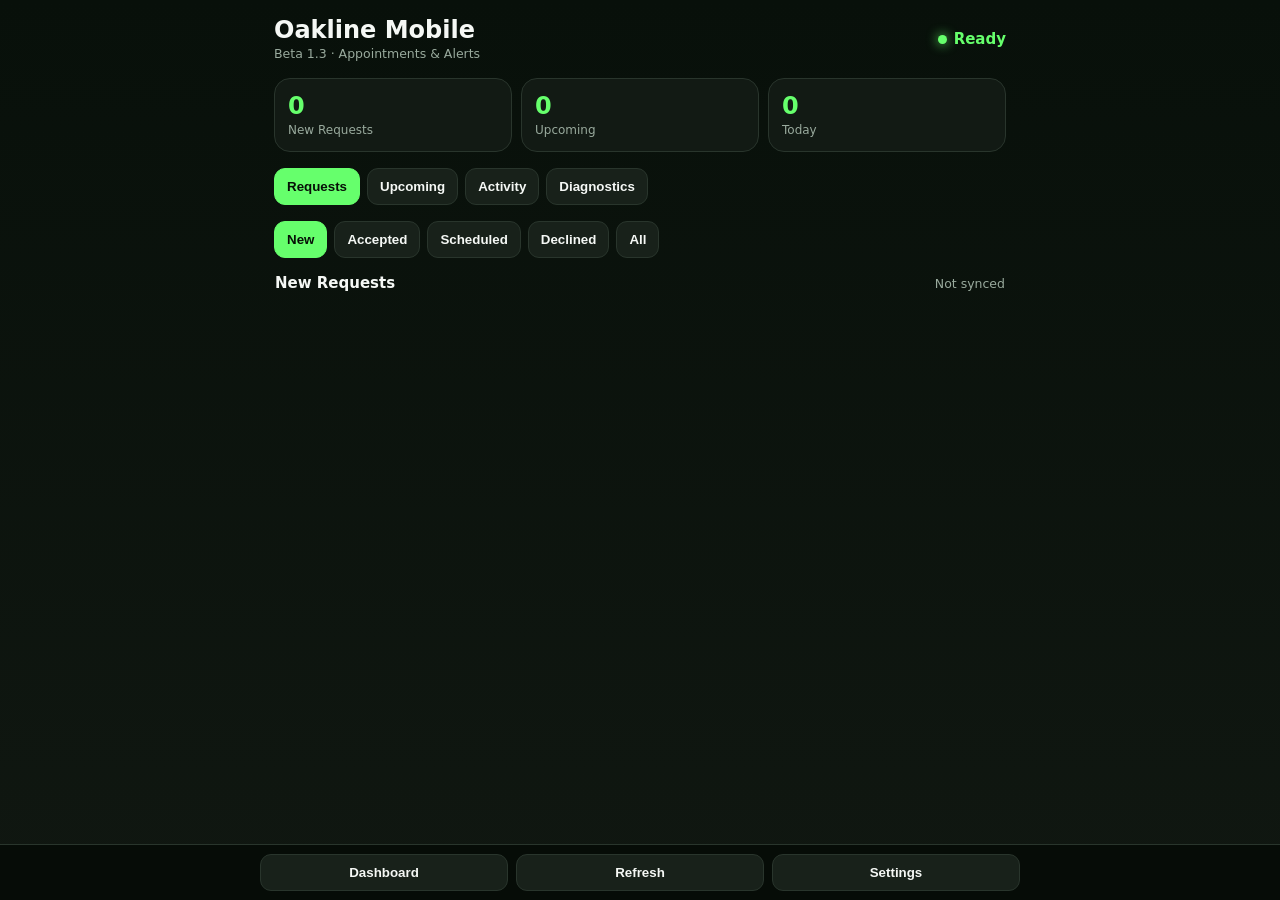
<file: mobile/index.html>
<!doctype html>
<html lang="en"><head>
<meta charset="utf-8"><meta name="viewport" content="width=device-width,initial-scale=1,viewport-fit=cover">
<meta name="theme-color" content="#111713"><meta name="apple-mobile-web-app-capable" content="yes">
<meta name="apple-mobile-web-app-status-bar-style" content="black-translucent">
<meta name="apple-mobile-web-app-title" content="Oakline">
<link rel="manifest" href="./manifest.webmanifest"><link rel="apple-touch-icon" href="./icon-192.png">
<title>Oakline Mobile Beta</title>
<style>
:root{--line:#29352c;--green:#66ff6c;--text:#f5f8f5;--muted:#99aa9d;--danger:#ff7b7b}
*{box-sizing:border-box}body{margin:0;background:linear-gradient(180deg,#08100a,#101711);color:var(--text);font:15px system-ui,-apple-system,Segoe UI,sans-serif;min-height:100vh}
.app{max-width:760px;margin:auto;padding:calc(env(safe-area-inset-top) + 16px) 14px calc(env(safe-area-inset-bottom) + 92px)}
header{display:flex;justify-content:space-between;gap:10px;align-items:center}.brand h1{font-size:24px;margin:0}.brand small{color:var(--muted)}
.status{display:flex;align-items:center;gap:7px;font-weight:800;color:var(--green)}.dot{width:9px;height:9px;background:var(--green);border-radius:50%;box-shadow:0 0 12px var(--green)}
.banner{padding:11px 12px;border:1px solid #2e5a33;background:#162619;color:#c9ffcc;border-radius:12px;margin:14px 0}.banner.error{background:#321b1b;color:#ffc0c0;border-color:#633030}.hidden{display:none!important}
.stats{display:grid;grid-template-columns:repeat(3,1fr);gap:9px;margin:16px 0}.stat,.panel,.card{border:1px solid var(--line);background:rgba(19,27,21,.96);border-radius:16px}
.stat{padding:13px}.stat b{display:block;font-size:24px;color:var(--green)}.stat span{color:var(--muted);font-size:12px}
.tabs,.filters{display:flex;gap:7px;overflow:auto;padding-bottom:4px}.tabs{margin:10px 0}.filters{margin:12px 0}
button,.btn{appearance:none;border:1px solid var(--line);background:#18211a;color:var(--text);border-radius:11px;padding:10px 12px;font-weight:750;text-decoration:none;text-align:center}
button.active,.btn.primary{background:var(--green);color:#071007;border-color:var(--green)}.btn.danger{color:#ffaaaa;border-color:#633232}.btn.warn{color:#ffe19a;border-color:#695729}.btn:disabled{opacity:.5}
.toolbar{display:flex;justify-content:space-between;align-items:center;margin:12px 1px}.toolbar small{color:var(--muted)}
.list{display:grid;gap:10px}.card{padding:14px}.head{display:flex;justify-content:space-between;gap:10px}.title{font-size:17px;font-weight:850}
.pill{font-size:11px;font-weight:850;padding:5px 8px;border-radius:999px;background:#27332a}.pill.New{color:#78ff7e;background:#173c1c}.pill.Declined,.pill.Cancelled{color:#ffabab;background:#3a1c1c}.pill.Scheduled{color:#ffe293;background:#3a321b}
.meta{display:grid;gap:5px;margin:9px 0}.meta small{color:var(--muted)}.message{padding:9px;border-left:3px solid #37573c;background:#0d130f;border-radius:8px;color:#d7dfd8}
.actions{display:flex;gap:7px;flex-wrap:wrap;margin-top:10px}.actions>*{flex:1;min-width:84px}
.panel{padding:15px;margin-top:12px}.panel h3{margin-top:0}.panel input,.panel select{width:100%;margin:6px 0 11px;padding:12px;border:1px solid var(--line);border-radius:10px;background:#0b100d;color:white;font:inherit}
.diag{display:grid;gap:8px}.diag-row{display:flex;justify-content:space-between;gap:15px;padding:9px 0;border-bottom:1px solid #202a22}.diag-row:last-child{border:0}.diag-row span{color:var(--muted)}.ok{color:var(--green)}.bad{color:var(--danger)}
.event{padding:12px;border-bottom:1px solid var(--line)}.event:last-child{border:0}.event small{display:block;color:var(--muted);margin-top:4px}.empty{text-align:center;color:var(--muted);padding:34px 8px}
footer{position:fixed;bottom:0;left:0;right:0;border-top:1px solid var(--line);background:rgba(7,12,8,.95);backdrop-filter:blur(14px);padding:9px 14px calc(env(safe-area-inset-bottom) + 9px)}
footer .inner{max-width:760px;margin:auto;display:flex;gap:8px}footer button{flex:1}
</style></head><body>
<div class="app">
<header><div class="brand"><h1>Oakline Mobile</h1><small>Beta 1.3 · Appointments & Alerts</small></div><div class="status"><i class="dot"></i><span id="conn">Ready</span></div></header>
<div id="banner" class="banner hidden"></div>
<section class="stats"><div class="stat"><b id="newCount">0</b><span>New Requests</span></div><div class="stat"><b id="upCount">0</b><span>Upcoming</span></div><div class="stat"><b id="todayCount">0</b><span>Today</span></div></section>
<div class="tabs"><button class="active" data-view="requests">Requests</button><button data-view="upcoming">Upcoming</button><button data-view="activity">Activity</button><button data-view="diagnostics">Diagnostics</button></div>
<section id="requestsView"><div class="filters"><button class="active" data-filter="New">New</button><button data-filter="Accepted">Accepted</button><button data-filter="Scheduled">Scheduled</button><button data-filter="Declined">Declined</button><button data-filter="All">All</button></div><div class="toolbar"><strong id="listTitle">New Requests</strong><small id="lastSync">Not synced</small></div><div id="requestList" class="list"></div></section>
<section id="upcomingView" class="hidden"><div class="toolbar"><strong>Upcoming Appointments</strong><small>Accepted + Scheduled</small></div><div id="upcomingList" class="list"></div></section>
<section id="activityView" class="hidden"><div class="toolbar"><strong>Recent Activity</strong><button id="refreshActivity">Refresh</button></div><div id="activityList" class="panel"></div></section>
<section id="diagnosticsView" class="hidden"><div class="panel"><h3>Beta Test Panel</h3><div id="diagRows" class="diag"></div><div class="actions"><button id="testApi">Test API</button><button id="testPush">Send Test Push</button><button id="refreshDiag">Refresh</button></div></div><div class="panel"><h3>Push Notifications</h3><p style="color:var(--muted)">On iPhone, install Oakline Mobile to the Home Screen first. Then tap Enable Push and allow notifications.</p><div class="actions"><button id="enablePush" class="btn primary">Enable Push</button><button id="disablePush" class="btn danger">Disable Push</button></div></div></section>
<section id="settingsView" class="hidden"><div class="panel"><h3>Private Connection</h3><p style="color:var(--muted)">Use the same Booking Requests endpoint and private API key configured in OaklineOS. The key is stored locally on this phone, not in the website files.</p><label>Booking Requests endpoint</label><input id="endpoint" autocapitalize="off" autocomplete="off" placeholder="https://...workers.dev/api/requests"><label>Private API key</label><input id="apiKey" type="password" autocapitalize="off" autocomplete="off"><label>Foreground refresh</label><select id="interval"><option value="15">15 seconds</option><option value="30">30 seconds</option><option value="60">1 minute</option><option value="120">2 minutes</option></select><div class="actions"><button id="saveSettings" class="btn primary">Save & Connect</button></div></div></section>
</div>
<footer><div class="inner"><button id="homeBtn" class="primary">Dashboard</button><button id="refreshBtn">Refresh</button><button id="settingsBtn">Settings</button></div></footer>
<script>
const S={requests:[],events:[],filter:'New',view:'requests',timer:null,registration:null,settingsDirty:false};
const $=q=>document.querySelector(q),$$=q=>[...document.querySelectorAll(q)];
const esc=v=>String(v??'').replace(/[&<>"']/g,c=>({'&':'&amp;','<':'&lt;','>':'&gt;','"':'&quot;',"'":'&#39;'}[c]));
const cfg=()=>({endpoint:localStorage.oaklineEndpoint||'',key:localStorage.oaklineApiKey||'',interval:Number(localStorage.oaklineInterval||30),verified:localStorage.oaklineConnectionVerified==='1'});
const apiBase=()=>cfg().endpoint.replace(/\/api\/requests\/?$/i,'');const api=p=>`${apiBase()}${p}`;
function banner(m,e=false){const x=$('#banner');x.textContent=m;x.className=`banner${e?' error':''}`;setTimeout(()=>x.classList.add('hidden'),4500)}
function headers(j=false){return{Accept:'application/json',...(j?{'Content-Type':'application/json'}:{}),Authorization:`Bearer ${cfg().key}`}}
function today(){const d=new Date();return`${d.getFullYear()}-${String(d.getMonth()+1).padStart(2,'0')}-${String(d.getDate()).padStart(2,'0')}`}
function when(r){if(!r.preferredDay)return'No preferred date';let t=/^\d{2}:\d{2}$/.test(r.preferredTime||'')?r.preferredTime:'12:00',d=new Date(`${r.preferredDay}T${t}`);return`${d.toLocaleDateString([],{weekday:'short',month:'short',day:'numeric'})}${r.preferredTime?` · ${d.toLocaleTimeString([],{hour:'numeric',minute:'2-digit'})}`:''}`}
async function fetchJSON(u,o={}){const r=await fetch(u,o),d=await r.json().catch(()=>({}));if(!r.ok||d.ok===false)throw new Error(d.error||`HTTP ${r.status}`);return d}
async function loadRequests(manual=false){const c=cfg();if(!c.endpoint||!c.key||!c.verified){$('#conn').textContent='Setup';if(S.view==='settings'){if(manual)banner('Save & Connect first. Your entries will stay on this screen.',true);return}showSettings(false);return}$('#conn').textContent='Syncing…';try{const d=await fetchJSON(cfg().endpoint,{headers:headers(),cache:'no-store'});S.requests=d.requests||[];$('#conn').textContent='Live';$('#lastSync').textContent=`Updated ${new Date().toLocaleTimeString([],{hour:'numeric',minute:'2-digit'})}`;render();if(manual)banner('Oakline data refreshed.')}catch(e){$('#conn').textContent='Offline';banner(`Sync failed: ${e.message}`,true)}}
async function changeStatus(id,status){try{await fetchJSON(`${cfg().endpoint.replace(/\/$/,'')}/${encodeURIComponent(id)}`,{method:'PATCH',headers:headers(true),body:JSON.stringify({status})});banner(`Marked ${status}.`);await loadRequests()}catch(e){banner(e.message,true)}}
async function removeDeclined(id){if(!confirm('Permanently remove this declined request?'))return;try{await fetchJSON(`${cfg().endpoint.replace(/\/$/,'')}/${encodeURIComponent(id)}`,{method:'DELETE',headers:headers()});banner('Declined request removed.');await loadRequests()}catch(e){banner(e.message,true)}}
function card(r){const map=r.location?`https://maps.apple.com/?q=${encodeURIComponent(r.location)}`:'';return`<article class="card" id="request-${esc(r.id)}"><div class="head"><div class="title">${esc(r.name||'Customer')}</div><span class="pill ${esc(r.status)}">${esc(r.status)}</span></div><div class="meta"><strong>${esc(r.vehicle||[r.year,r.make,r.model].filter(Boolean).join(' ')||'Vehicle')}</strong><span>${esc(when(r))}</span>${r.service?`<span>${esc(r.service)}</span>`:''}${r.location?`<small>${esc(r.location)}</small>`:''}</div>${r.message?`<div class="message">${esc(r.message)}</div>`:''}<div class="actions">${r.phone?`<a class="btn" href="tel:${esc(r.phone)}">Call</a><a class="btn" href="sms:${esc(r.phone)}">Text</a>`:''}${map?`<a class="btn" href="${map}" target="_blank">Directions</a>`:''}</div><div class="actions">${r.status==='New'?`<button class="btn primary" onclick="changeStatus('${esc(r.id)}','Accepted')">Accept</button><button class="btn danger" onclick="changeStatus('${esc(r.id)}','Declined')">Decline</button>`:''}${r.status==='Accepted'?`<button class="btn primary" onclick="changeStatus('${esc(r.id)}','Scheduled')">Mark Scheduled</button>`:''}${r.status==='Scheduled'?`<button class="btn primary" onclick="changeStatus('${esc(r.id)}','Completed')">Complete</button><button class="btn warn" onclick="changeStatus('${esc(r.id)}','Cancelled')">Cancel</button>`:''}${r.status==='Declined'?`<button class="btn danger" onclick="removeDeclined('${esc(r.id)}')">Remove Declined</button>`:''}</div></article>`}
function render(){$('#newCount').textContent=S.requests.filter(r=>r.status==='New').length;$('#upCount').textContent=S.requests.filter(r=>['Accepted','Scheduled'].includes(r.status)).length;$('#todayCount').textContent=S.requests.filter(r=>r.preferredDay===today()&&!['Declined','Cancelled','Completed'].includes(r.status)).length;let rows=S.filter==='All'?S.requests:S.requests.filter(r=>r.status===S.filter);$('#listTitle').textContent=S.filter==='New'?'New Requests':S.filter;$('#requestList').innerHTML=rows.length?rows.map(card).join(''):`<div class="empty">No ${esc(S.filter.toLowerCase())} requests.</div>`;const up=S.requests.filter(r=>['Accepted','Scheduled'].includes(r.status)).sort((a,b)=>`${a.preferredDay||'9999'}${a.preferredTime||''}`.localeCompare(`${b.preferredDay||'9999'}${b.preferredTime||''}`));$('#upcomingList').innerHTML=up.length?up.map(card).join(''):'<div class="empty">No upcoming appointments.</div>';updateBadge()}
async function updateBadge(){const c=S.requests.filter(r=>r.status==='New').length;try{if('setAppBadge'in navigator){c?await navigator.setAppBadge(c):await navigator.clearAppBadge()}}catch{}}
async function loadActivity(){try{const d=await fetchJSON(api('/api/events?limit=60'),{headers:headers()});S.events=d.events||[];$('#activityList').innerHTML=S.events.length?S.events.map(e=>`<div class="event"><strong>${esc(e.customerName||'Request')}</strong> · ${esc(e.detail||e.eventType)}<small>${new Date(e.createdAt).toLocaleString()}</small></div>`).join(''):'<div class="empty">No activity yet.</div>'}catch(e){$('#activityList').innerHTML=`<div class="empty">Activity unavailable: ${esc(e.message)}</div>`}}
function showView(n){S.view=n;['requests','upcoming','activity','diagnostics','settings'].forEach(v=>$(`#${v}View`)?.classList.toggle('hidden',v!==n));$$('.tabs button').forEach(b=>b.classList.toggle('active',b.dataset.view===n));if(n==='activity')loadActivity();if(n==='diagnostics')loadDiagnostics()}
function showSettings(force=false){showView('settings');if(force||!S.settingsDirty){const c=cfg();$('#endpoint').value=c.endpoint;$('#apiKey').value=c.key;$('#interval').value=String(c.interval);}$('#settingsBtn').classList.add('primary');$('#homeBtn').classList.remove('primary')}
function showHome(){showView('requests');$('#settingsBtn').classList.remove('primary');$('#homeBtn').classList.add('primary')}
function schedule(){clearInterval(S.timer);S.timer=null;const c=cfg();if(!c.endpoint||!c.key||!c.verified)return;S.timer=setInterval(()=>{if(S.view!=='settings')loadRequests();},Math.max(15,c.interval)*1000)}
function b64(s){const p='='.repeat((4-s.length%4)%4),b=(s+p).replace(/-/g,'+').replace(/_/g,'/'),raw=atob(b);return Uint8Array.from([...raw].map(c=>c.charCodeAt(0)))}
async function enablePush(){try{if(!S.registration)throw new Error('Service worker is not ready.');if(!('PushManager'in window))throw new Error('Push is not supported.');const standalone=matchMedia('(display-mode: standalone)').matches||navigator.standalone===true;if(!standalone&&/iPhone|iPad|iPod/i.test(navigator.userAgent))throw new Error('Add Oakline Mobile to the Home Screen and open it from the icon first.');const p=await Notification.requestPermission();if(p!=='granted')throw new Error('Notification permission was not granted.');const k=await fetchJSON(api('/api/push/vapid-public-key'),{cache:'no-store'});let sub=await S.registration.pushManager.getSubscription();if(!sub)sub=await S.registration.pushManager.subscribe({userVisibleOnly:true,applicationServerKey:b64(k.publicKey)});await fetchJSON(api('/api/push/subscribe'),{method:'POST',headers:headers(true),body:JSON.stringify({subscription:sub.toJSON(),deviceName:navigator.userAgent})});banner('Background push enabled.');await loadDiagnostics()}catch(e){banner(e.message,true)}}
async function disablePush(){try{const sub=await S.registration?.pushManager.getSubscription();if(sub){await fetchJSON(api('/api/push/unsubscribe'),{method:'POST',headers:headers(true),body:JSON.stringify({endpoint:sub.endpoint})});await sub.unsubscribe()}banner('Push disabled.');await loadDiagnostics()}catch(e){banner(e.message,true)}}
async function loadDiagnostics(){const rows=[['App','Beta 1.3'],['Home Screen',matchMedia('(display-mode: standalone)').matches||navigator.standalone===true?'Installed':'Browser mode'],['Notification permission',('Notification'in window)?Notification.permission:'Unsupported']];let sub=null;try{sub=await S.registration?.pushManager?.getSubscription()}catch{}rows.push(['Push subscription',sub?'Subscribed':'Not subscribed']);try{const d=await fetchJSON(api('/api/mobile/diagnostics'),{headers:headers(),cache:'no-store'});rows.push(['Booking API','Connected'],['Database',d.database||'Connected'],['Active push devices',String(d.activePushSubscriptions??0)],['VAPID',d.vapidConfigured?'Configured':'Missing'],['Server time',new Date(d.serverTime).toLocaleString()])}catch(e){rows.push(['Booking API',`Error: ${e.message}`])}$('#diagRows').innerHTML=rows.map(([a,b])=>`<div class="diag-row"><span>${esc(a)}</span><strong class="${/error|missing|unsupported|not subscribed/i.test(b)?'bad':'ok'}">${esc(b)}</strong></div>`).join('')}
async function sendTestPush(){try{const d=await fetchJSON(api('/api/push/test'),{method:'POST',headers:headers(true),body:'{}'});banner(`Test push sent to ${d.sent||0} device(s).`)}catch(e){banner(e.message,true)}}
async function openRequest(id){if(!id)return;showHome();S.filter='All';$$('.filters button').forEach(b=>b.classList.toggle('active',b.dataset.filter==='All'));render();setTimeout(()=>document.querySelector(`#request-${CSS.escape(id)}`)?.scrollIntoView({behavior:'smooth',block:'center'}),150)}
$$('.filters button').forEach(b=>b.onclick=()=>{S.filter=b.dataset.filter;$$('.filters button').forEach(x=>x.classList.toggle('active',x===b));render()});$$('.tabs button').forEach(b=>b.onclick=()=>showView(b.dataset.view));
$('#refreshActivity').onclick=loadActivity;$('#testApi').onclick=()=>loadRequests(true);$('#testPush').onclick=sendTestPush;$('#refreshDiag').onclick=loadDiagnostics;$('#enablePush').onclick=enablePush;$('#disablePush').onclick=disablePush;$('#refreshBtn').onclick=()=>{if(S.view==='settings'){banner('Finish Settings and tap Save & Connect first. Nothing was cleared.',true);return;}loadRequests(true)};$('#settingsBtn').onclick=()=>showSettings(false);$('#homeBtn').onclick=showHome;
['endpoint','apiKey','interval'].forEach(id=>document.querySelector('#'+id)?.addEventListener('input',()=>{S.settingsDirty=true;}));
async function saveMobileSettings(event){
  if(event){event.preventDefault();event.stopPropagation();}
  const button=document.querySelector('#saveSettings');
  const endpoint=document.querySelector('#endpoint')?.value.trim()||'';
  const key=document.querySelector('#apiKey')?.value.trim()||'';
  const interval=document.querySelector('#interval')?.value||'30';
  if(!endpoint){banner('Enter the Booking Requests endpoint.',true);document.querySelector('#endpoint')?.focus();return;}
  if(!/^https:\/\//i.test(endpoint)){banner('Booking Requests endpoint must begin with https://',true);return;}
  if(!key){banner('Enter the Private API key.',true);document.querySelector('#apiKey')?.focus();return;}
  const original=button?.textContent||'Save & Connect';
  if(button){button.disabled=true;button.textContent='Connecting…';}
  try{
    // Verify the entered values BEFORE saving them. This gives a visible result
    // on iOS instead of silently returning to the dashboard when credentials fail.
    const normalizedEndpoint=endpoint.replace(/\/+$/,'');
    const res=await fetch(normalizedEndpoint,{headers:{Accept:'application/json',Authorization:`Bearer ${key}`},cache:'no-store'});
    const data=await res.json().catch(()=>({}));
    if(!res.ok||data.ok===false)throw new Error(data.error||`Booking service returned ${res.status}`);
    try{
      localStorage.setItem('oaklineEndpoint',normalizedEndpoint);
      localStorage.setItem('oaklineApiKey',key);
      localStorage.setItem('oaklineInterval',String(interval));
      localStorage.setItem('oaklineConnectionVerified','1');
    }catch(storageError){
      throw new Error(`iPhone could not save the connection settings: ${storageError.message||storageError}`);
    }
    S.requests=Array.isArray(data.requests)?data.requests:[];
    S.settingsDirty=false;
    schedule();showHome();render();
    $('#conn').textContent='Live';
    $('#lastSync').textContent=`Updated ${new Date().toLocaleTimeString([],{hour:'numeric',minute:'2-digit'})}`;
    banner(`Connected — ${S.requests.length} request${S.requests.length===1?'':'s'} available.`);
  }catch(error){
    banner(`Connection failed: ${error.message||error}`,true);
  }finally{
    if(button){button.disabled=false;button.textContent=original;}
  }
}
const saveSettingsButton=document.querySelector('#saveSettings');
if(saveSettingsButton){
  let savingSettings=false;
  const runSave=async(event)=>{
    if(savingSettings)return;
    savingSettings=true;
    try{await saveMobileSettings(event);}finally{savingSettings=false;}
  };
  saveSettingsButton.addEventListener('click',runSave,{passive:false});
}
navigator.serviceWorker?.addEventListener('message',e=>{if(e.data?.type==='OPEN_REQUEST')openRequest(e.data.requestId)});
(async()=>{if('serviceWorker'in navigator){S.registration=await navigator.serviceWorker.register('./sw.js');await navigator.serviceWorker.ready}const c=cfg();if(c.endpoint&&c.key&&c.verified){schedule();await loadRequests();}else{$('#conn').textContent='Setup';showSettings(true);}const id=new URL(location.href).searchParams.get('request');if(id)openRequest(id)})();
</script></body></html>
</file>
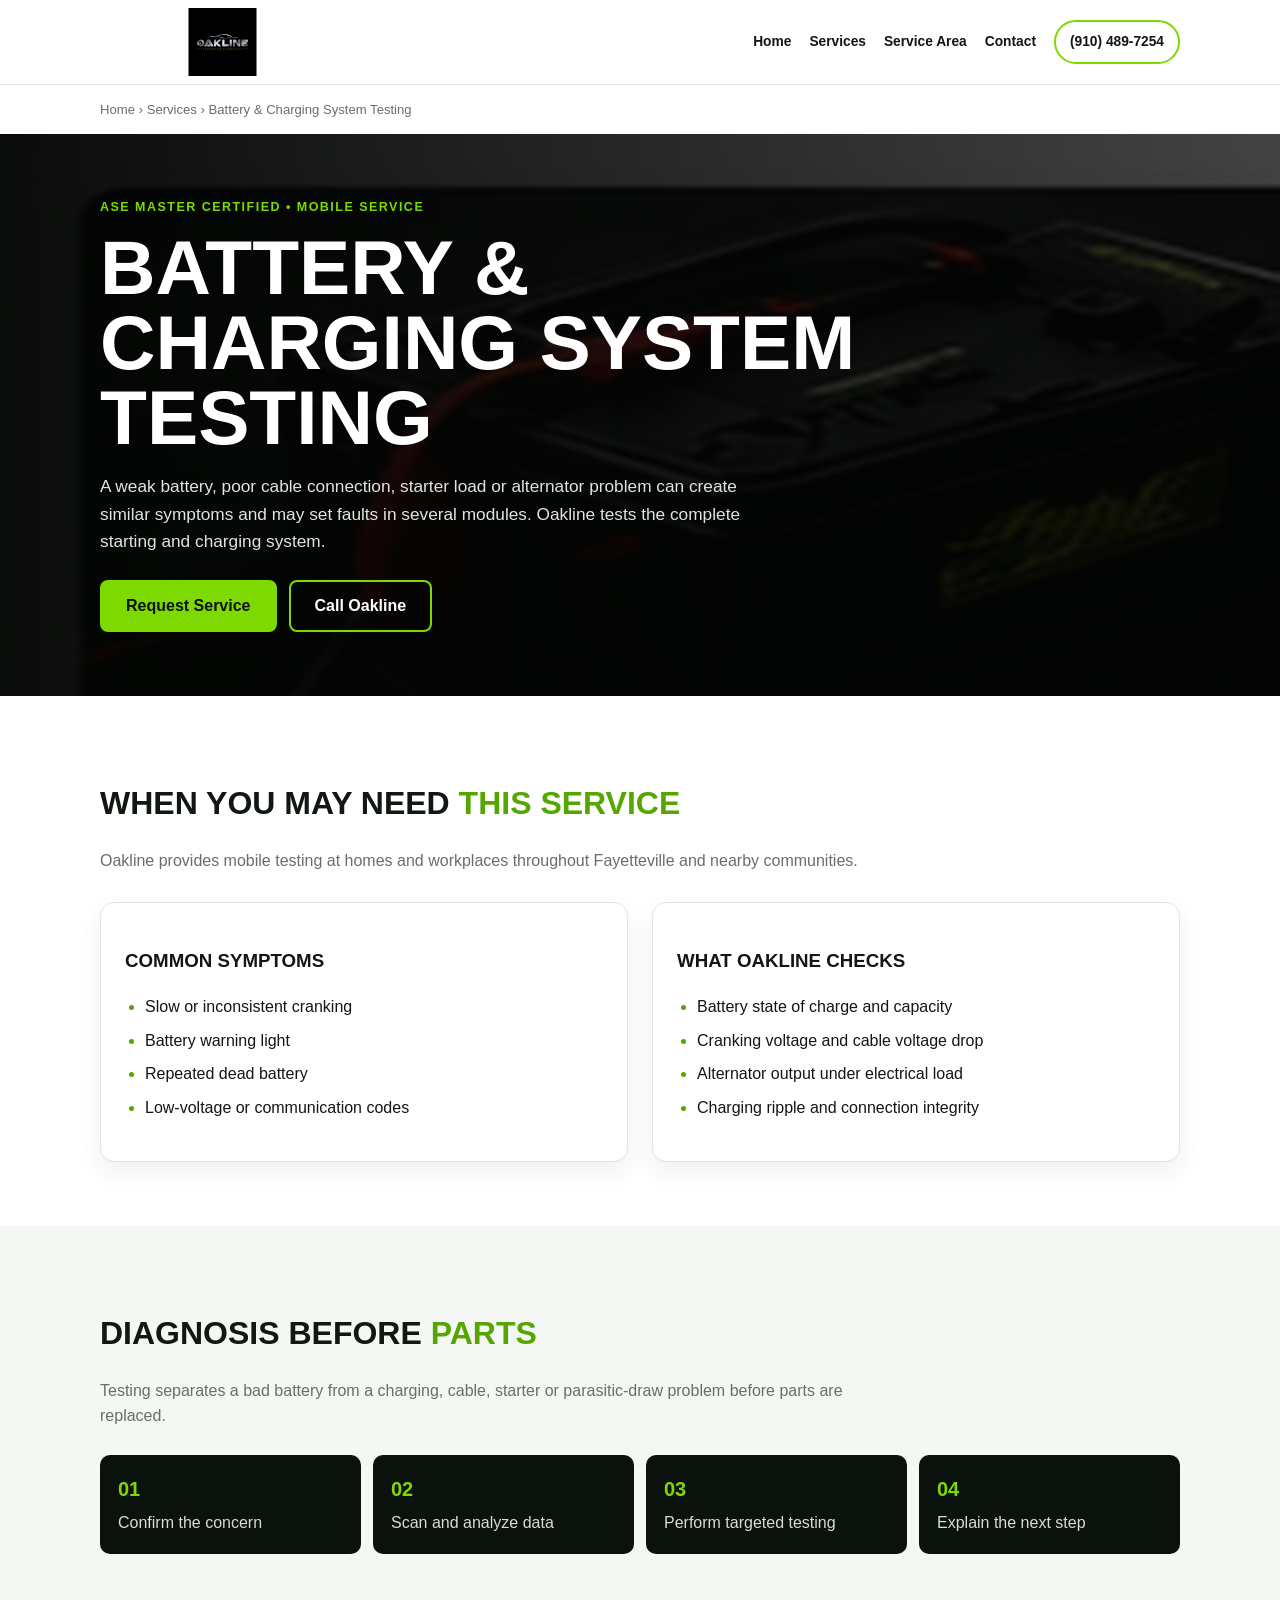
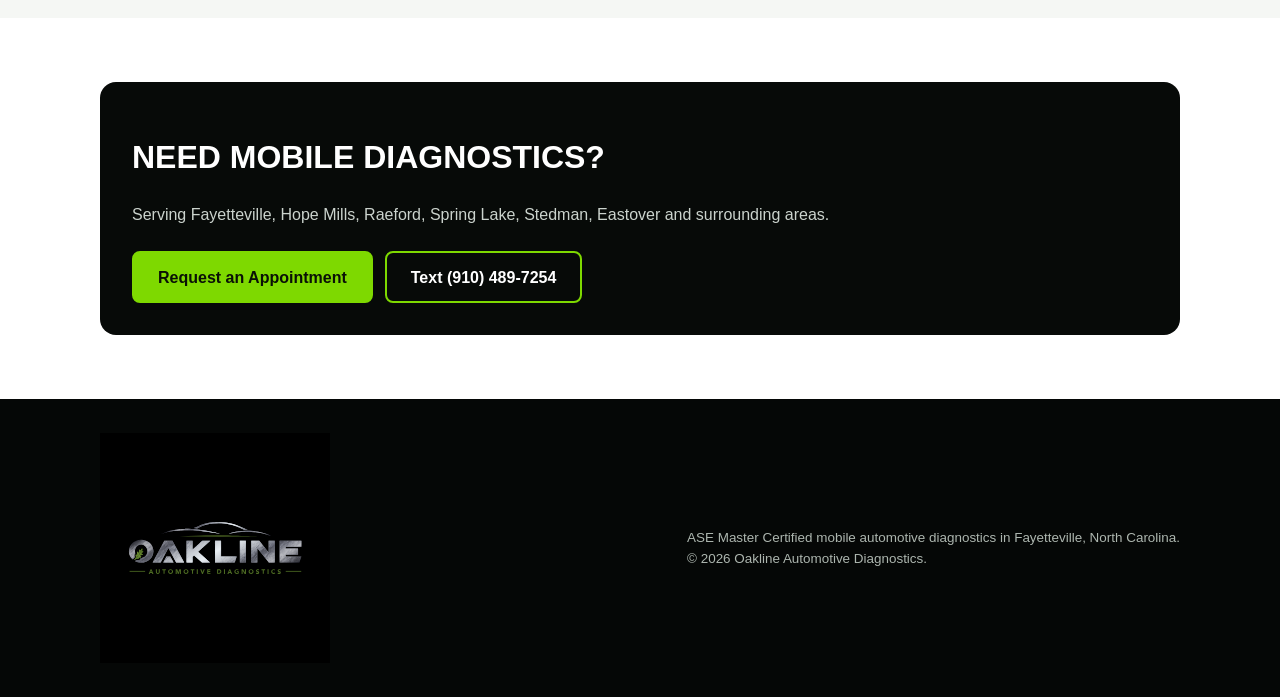
<file: battery-charging-diagnostics.html>
<!doctype html><html lang="en"><head><meta charset="utf-8"><meta name="viewport" content="width=device-width,initial-scale=1"><title>Battery and Charging System Testing in Fayetteville, NC | Oakline</title><meta name="description" content="Mobile battery, alternator and charging-system testing in Fayetteville, NC. Diagnose weak batteries, slow cranking, charging faults and repeated dead-battery concerns."><link rel="canonical" href="https://oaklinediagnostics.com/battery-charging-diagnostics.html"><meta name="robots" content="index,follow"><meta name="theme-color" content="#070a08"><meta property="og:type" content="website"><meta property="og:title" content="Battery and Charging System Testing in Fayetteville, NC | Oakline"><meta property="og:description" content="Mobile battery, alternator and charging-system testing in Fayetteville, NC. Diagnose weak batteries, slow cranking, charging faults and repeated dead-battery concerns."><meta property="og:url" content="https://oaklinediagnostics.com/battery-charging-diagnostics.html"><meta property="og:image" content="https://oaklinediagnostics.com/assets/battery.webp"><meta name="twitter:card" content="summary_large_image"><link rel="stylesheet" href="service-page.css"><script type="application/ld+json">{"@context":"https://schema.org","@type":"Service","name":"Battery & Charging System Testing","description":"Mobile battery, alternator and charging-system testing in Fayetteville, NC. Diagnose weak batteries, slow cranking, charging faults and repeated dead-battery concerns.","provider":{"@type":"AutomotiveBusiness","@id":"https://oaklinediagnostics.com/#business","name":"Oakline Automotive Diagnostics","telephone":"+1-910-489-7254","url":"https://oaklinediagnostics.com/"},"areaServed":{"@type":"City","name":"Fayetteville, North Carolina"},"url":"https://oaklinediagnostics.com/battery-charging-diagnostics.html"}</script></head><body><header><div class="container nav"><a href="/"><img class="logo" src="assets/oakline-logo.svg" alt="Oakline Automotive Diagnostics"></a><nav class="navlinks"><a href="/">Home</a><a href="/#services">Services</a><a href="service-areas.html">Service Area</a><a href="/#contact">Contact</a><a class="phone" href="tel:9104897254">(910) 489-7254</a></nav></div></header><div class="container breadcrumbs"><a href="/">Home</a> › <a href="/#services">Services</a> › Battery &amp; Charging System Testing</div><main><section class="hero"><img src="assets/battery.webp" alt="Battery &amp; Charging System Testing"><div class="container"><div class="kicker">ASE Master Certified • Mobile Service</div><h1>Battery &amp; Charging System Testing</h1><p>A weak battery, poor cable connection, starter load or alternator problem can create similar symptoms and may set faults in several modules. Oakline tests the complete starting and charging system.</p><div class="actions"><a class="btn primary" href="/#contact">Request Service</a><a class="btn" href="tel:9104897254">Call Oakline</a></div></div></section><section><div class="container"><h2>When You May Need <span>This Service</span></h2><p class="lead">Oakline provides mobile testing at homes and workplaces throughout Fayetteville and nearby communities.</p><div class="grid"><article class="card"><h3>Common symptoms</h3><ul><li>Slow or inconsistent cranking</li><li>Battery warning light</li><li>Repeated dead battery</li><li>Low-voltage or communication codes</li></ul></article><article class="card"><h3>What Oakline checks</h3><ul><li>Battery state of charge and capacity</li><li>Cranking voltage and cable voltage drop</li><li>Alternator output under electrical load</li><li>Charging ripple and connection integrity</li></ul></article></div></div></section><section class="soft"><div class="container"><h2>Diagnosis Before <span>Parts</span></h2><p class="lead">Testing separates a bad battery from a charging, cable, starter or parasitic-draw problem before parts are replaced.</p><div class="steps"><div class="step"><strong>01</strong><span>Confirm the concern</span></div><div class="step"><strong>02</strong><span>Scan and analyze data</span></div><div class="step"><strong>03</strong><span>Perform targeted testing</span></div><div class="step"><strong>04</strong><span>Explain the next step</span></div></div></div></section><section><div class="container cta"><h2>Need Mobile Diagnostics?</h2><p>Serving Fayetteville, Hope Mills, Raeford, Spring Lake, Stedman, Eastover and surrounding areas.</p><div class="actions"><a class="btn primary" href="/#contact">Request an Appointment</a><a class="btn" href="sms:9104897254">Text (910) 489-7254</a></div></div></section></main><footer><div class="container footer-row"><img class="footer-logo" src="assets/oakline-logo.svg" alt="Oakline Automotive Diagnostics"><p>ASE Master Certified mobile automotive diagnostics in Fayetteville, North Carolina.<br>© 2026 Oakline Automotive Diagnostics.</p></div></footer><a class="mobile-call" href="tel:9104897254">Call Oakline • (910) 489-7254</a></body></html>
</file>
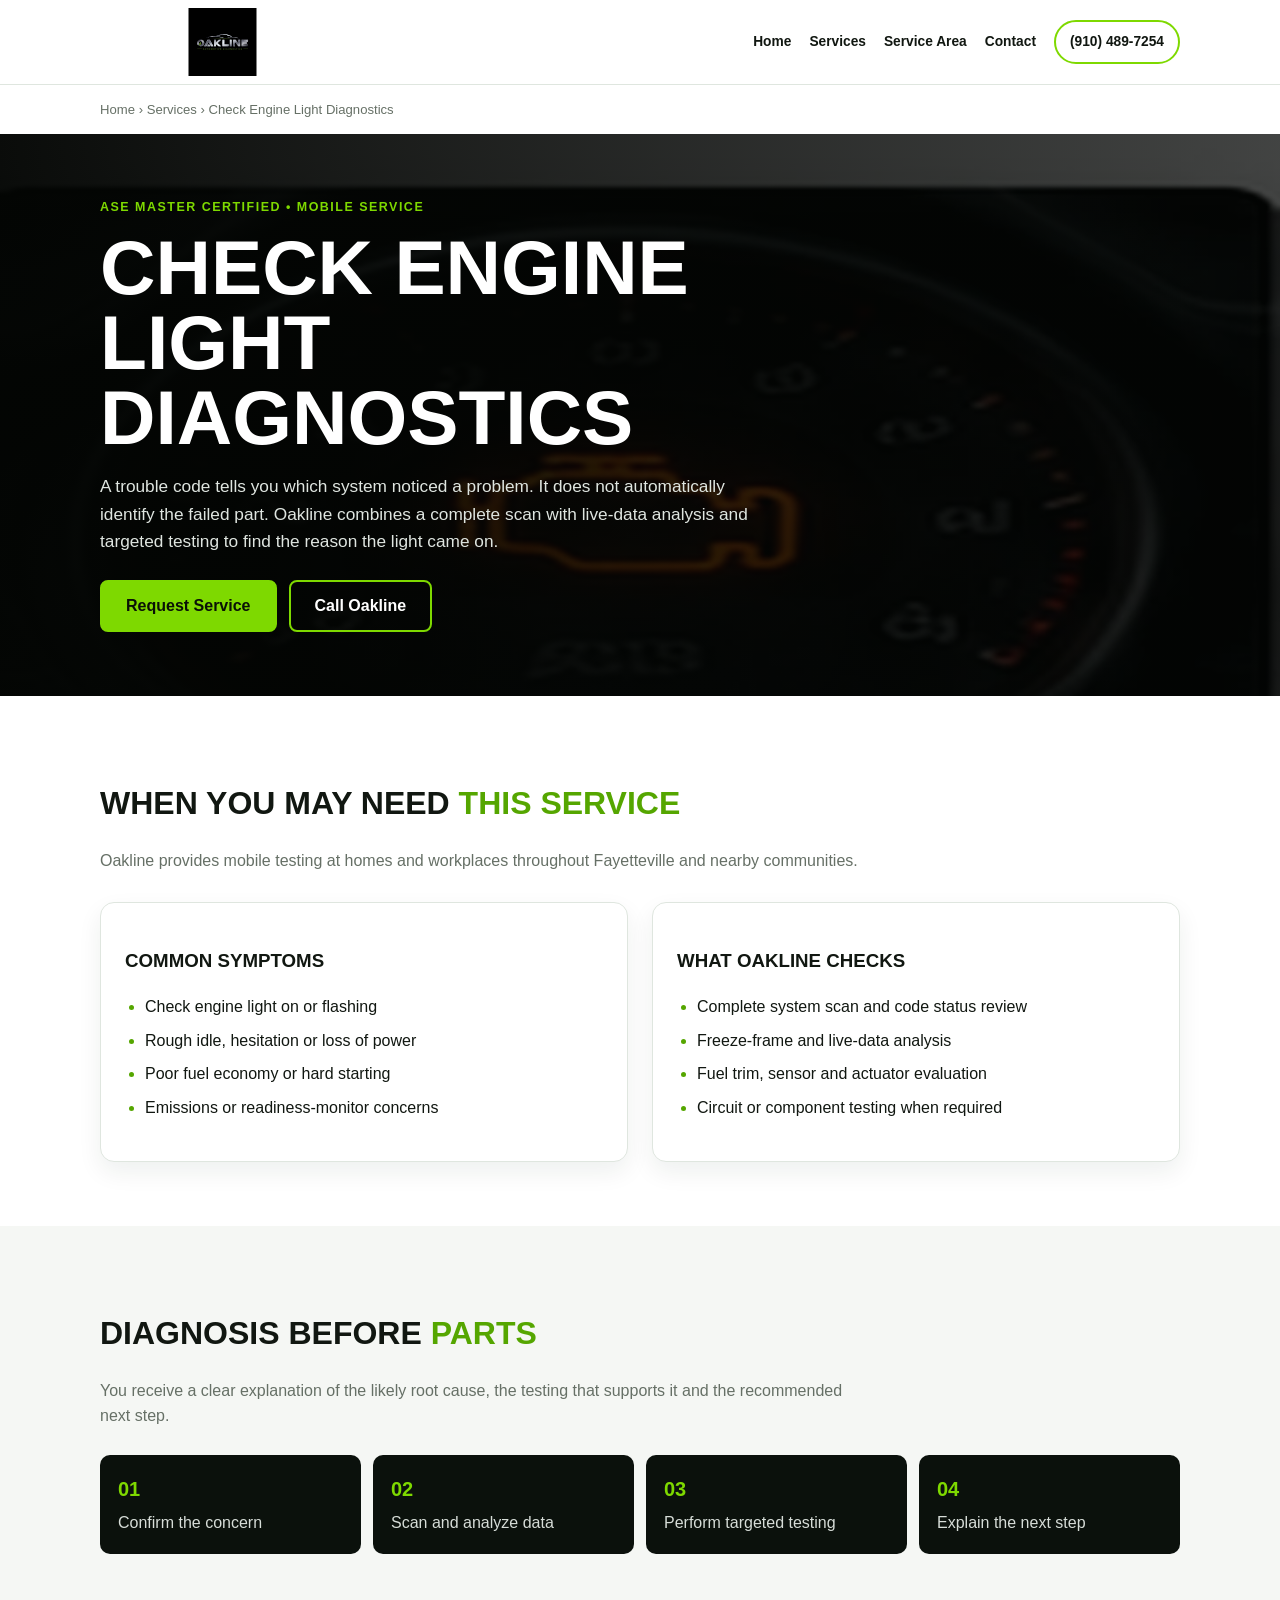
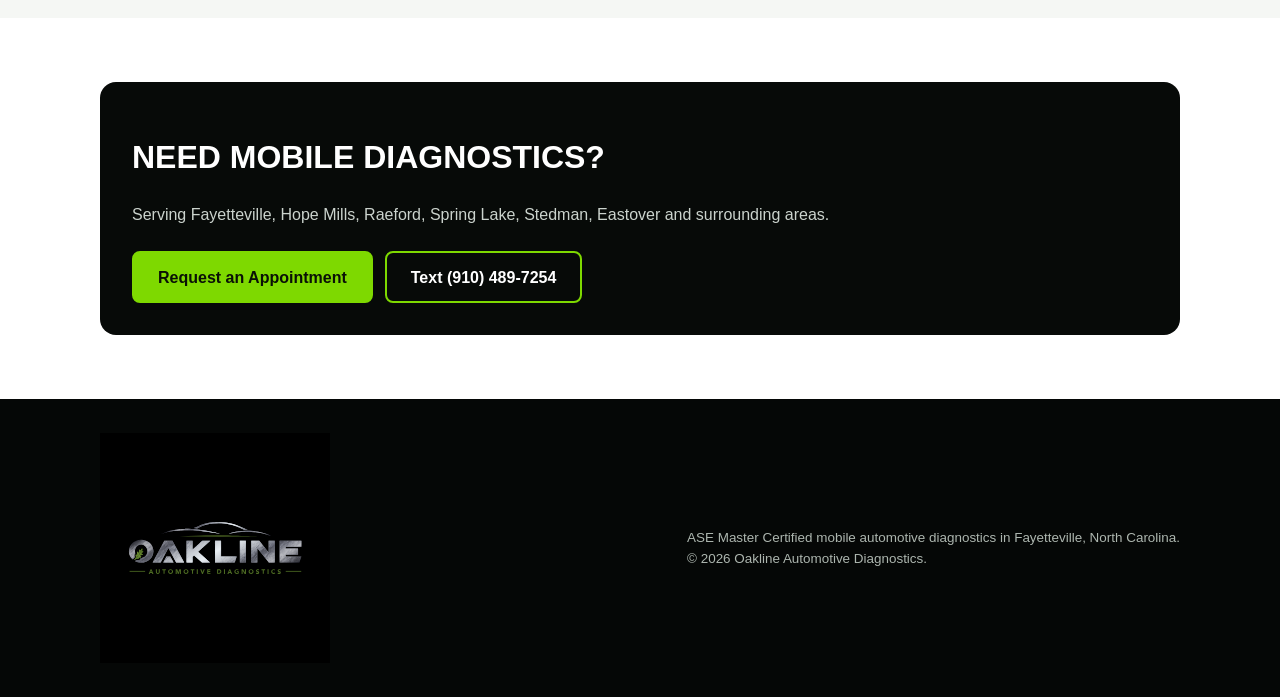
<file: check-engine-light-diagnostics.html>
<!doctype html><html lang="en"><head><meta charset="utf-8"><meta name="viewport" content="width=device-width,initial-scale=1"><title>Check Engine Light Diagnostics in Fayetteville, NC | Oakline</title><meta name="description" content="Mobile check engine light diagnostics in Fayetteville, NC. Oakline uses scan data, live data and targeted testing to identify the actual cause—not just read a code."><link rel="canonical" href="https://oaklinediagnostics.com/check-engine-light-diagnostics.html"><meta name="robots" content="index,follow"><meta name="theme-color" content="#070a08"><meta property="og:type" content="website"><meta property="og:title" content="Check Engine Light Diagnostics in Fayetteville, NC | Oakline"><meta property="og:description" content="Mobile check engine light diagnostics in Fayetteville, NC. Oakline uses scan data, live data and targeted testing to identify the actual cause—not just read a code."><meta property="og:url" content="https://oaklinediagnostics.com/check-engine-light-diagnostics.html"><meta property="og:image" content="https://oaklinediagnostics.com/assets/check-engine.webp"><meta name="twitter:card" content="summary_large_image"><link rel="stylesheet" href="service-page.css"><script type="application/ld+json">{"@context":"https://schema.org","@type":"Service","name":"Check Engine Light Diagnostics","description":"Mobile check engine light diagnostics in Fayetteville, NC. Oakline uses scan data, live data and targeted testing to identify the actual cause—not just read a code.","provider":{"@type":"AutomotiveBusiness","@id":"https://oaklinediagnostics.com/#business","name":"Oakline Automotive Diagnostics","telephone":"+1-910-489-7254","url":"https://oaklinediagnostics.com/"},"areaServed":{"@type":"City","name":"Fayetteville, North Carolina"},"url":"https://oaklinediagnostics.com/check-engine-light-diagnostics.html"}</script></head><body><header><div class="container nav"><a href="/"><img class="logo" src="assets/oakline-logo.svg" alt="Oakline Automotive Diagnostics"></a><nav class="navlinks"><a href="/">Home</a><a href="/#services">Services</a><a href="service-areas.html">Service Area</a><a href="/#contact">Contact</a><a class="phone" href="tel:9104897254">(910) 489-7254</a></nav></div></header><div class="container breadcrumbs"><a href="/">Home</a> › <a href="/#services">Services</a> › Check Engine Light Diagnostics</div><main><section class="hero"><img src="assets/check-engine.webp" alt="Check Engine Light Diagnostics"><div class="container"><div class="kicker">ASE Master Certified • Mobile Service</div><h1>Check Engine Light Diagnostics</h1><p>A trouble code tells you which system noticed a problem. It does not automatically identify the failed part. Oakline combines a complete scan with live-data analysis and targeted testing to find the reason the light came on.</p><div class="actions"><a class="btn primary" href="/#contact">Request Service</a><a class="btn" href="tel:9104897254">Call Oakline</a></div></div></section><section><div class="container"><h2>When You May Need <span>This Service</span></h2><p class="lead">Oakline provides mobile testing at homes and workplaces throughout Fayetteville and nearby communities.</p><div class="grid"><article class="card"><h3>Common symptoms</h3><ul><li>Check engine light on or flashing</li><li>Rough idle, hesitation or loss of power</li><li>Poor fuel economy or hard starting</li><li>Emissions or readiness-monitor concerns</li></ul></article><article class="card"><h3>What Oakline checks</h3><ul><li>Complete system scan and code status review</li><li>Freeze-frame and live-data analysis</li><li>Fuel trim, sensor and actuator evaluation</li><li>Circuit or component testing when required</li></ul></article></div></div></section><section class="soft"><div class="container"><h2>Diagnosis Before <span>Parts</span></h2><p class="lead">You receive a clear explanation of the likely root cause, the testing that supports it and the recommended next step.</p><div class="steps"><div class="step"><strong>01</strong><span>Confirm the concern</span></div><div class="step"><strong>02</strong><span>Scan and analyze data</span></div><div class="step"><strong>03</strong><span>Perform targeted testing</span></div><div class="step"><strong>04</strong><span>Explain the next step</span></div></div></div></section><section><div class="container cta"><h2>Need Mobile Diagnostics?</h2><p>Serving Fayetteville, Hope Mills, Raeford, Spring Lake, Stedman, Eastover and surrounding areas.</p><div class="actions"><a class="btn primary" href="/#contact">Request an Appointment</a><a class="btn" href="sms:9104897254">Text (910) 489-7254</a></div></div></section></main><footer><div class="container footer-row"><img class="footer-logo" src="assets/oakline-logo.svg" alt="Oakline Automotive Diagnostics"><p>ASE Master Certified mobile automotive diagnostics in Fayetteville, North Carolina.<br>© 2026 Oakline Automotive Diagnostics.</p></div></footer><a class="mobile-call" href="tel:9104897254">Call Oakline • (910) 489-7254</a></body></html>
</file>
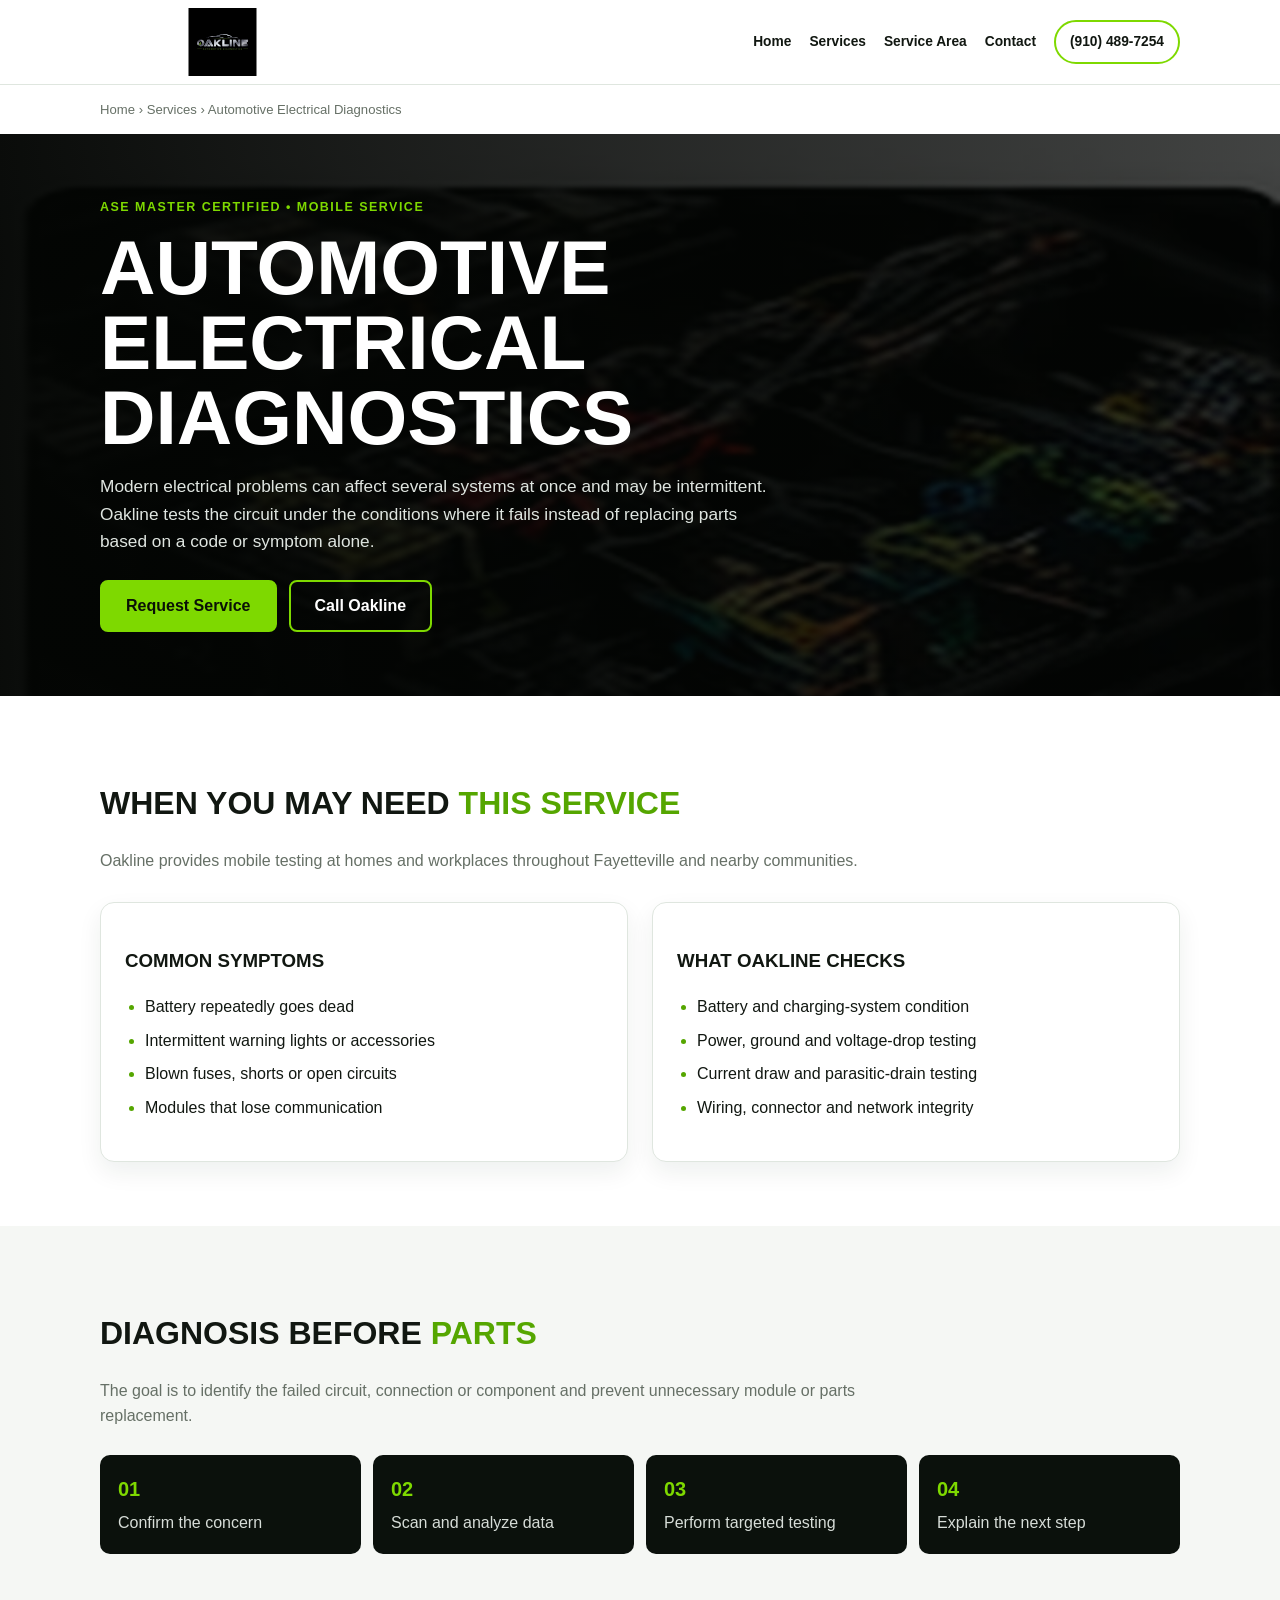
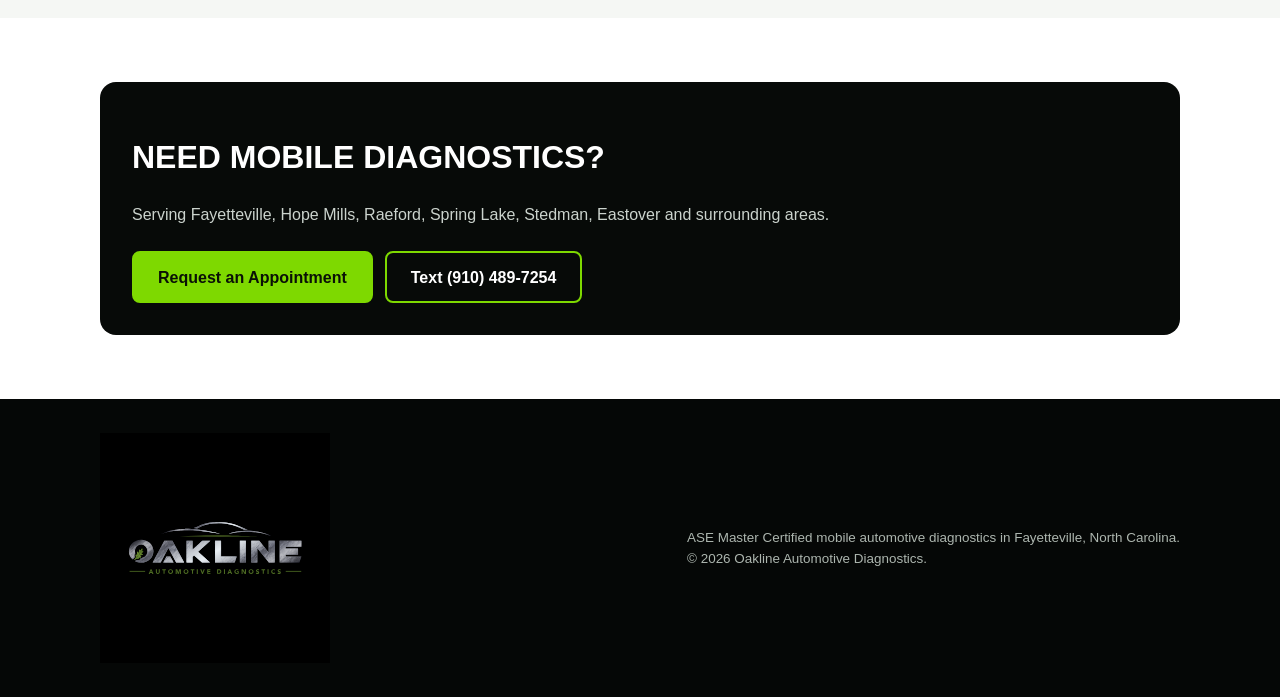
<file: electrical-diagnostics.html>
<!doctype html><html lang="en"><head><meta charset="utf-8"><meta name="viewport" content="width=device-width,initial-scale=1"><title>Automotive Electrical Diagnostics in Fayetteville, NC | Oakline</title><meta name="description" content="Mobile automotive electrical diagnostics in Fayetteville, NC for wiring faults, shorts, opens, voltage drops, parasitic drains, grounds and network communication problems."><link rel="canonical" href="https://oaklinediagnostics.com/electrical-diagnostics.html"><meta name="robots" content="index,follow"><meta name="theme-color" content="#070a08"><meta property="og:type" content="website"><meta property="og:title" content="Automotive Electrical Diagnostics in Fayetteville, NC | Oakline"><meta property="og:description" content="Mobile automotive electrical diagnostics in Fayetteville, NC for wiring faults, shorts, opens, voltage drops, parasitic drains, grounds and network communication problems."><meta property="og:url" content="https://oaklinediagnostics.com/electrical-diagnostics.html"><meta property="og:image" content="https://oaklinediagnostics.com/assets/electrical.webp"><meta name="twitter:card" content="summary_large_image"><link rel="stylesheet" href="service-page.css"><script type="application/ld+json">{"@context":"https://schema.org","@type":"Service","name":"Automotive Electrical Diagnostics","description":"Mobile automotive electrical diagnostics in Fayetteville, NC for wiring faults, shorts, opens, voltage drops, parasitic drains, grounds and network communication problems.","provider":{"@type":"AutomotiveBusiness","@id":"https://oaklinediagnostics.com/#business","name":"Oakline Automotive Diagnostics","telephone":"+1-910-489-7254","url":"https://oaklinediagnostics.com/"},"areaServed":{"@type":"City","name":"Fayetteville, North Carolina"},"url":"https://oaklinediagnostics.com/electrical-diagnostics.html"}</script></head><body><header><div class="container nav"><a href="/"><img class="logo" src="assets/oakline-logo.svg" alt="Oakline Automotive Diagnostics"></a><nav class="navlinks"><a href="/">Home</a><a href="/#services">Services</a><a href="service-areas.html">Service Area</a><a href="/#contact">Contact</a><a class="phone" href="tel:9104897254">(910) 489-7254</a></nav></div></header><div class="container breadcrumbs"><a href="/">Home</a> › <a href="/#services">Services</a> › Automotive Electrical Diagnostics</div><main><section class="hero"><img src="assets/electrical.webp" alt="Automotive Electrical Diagnostics"><div class="container"><div class="kicker">ASE Master Certified • Mobile Service</div><h1>Automotive Electrical Diagnostics</h1><p>Modern electrical problems can affect several systems at once and may be intermittent. Oakline tests the circuit under the conditions where it fails instead of replacing parts based on a code or symptom alone.</p><div class="actions"><a class="btn primary" href="/#contact">Request Service</a><a class="btn" href="tel:9104897254">Call Oakline</a></div></div></section><section><div class="container"><h2>When You May Need <span>This Service</span></h2><p class="lead">Oakline provides mobile testing at homes and workplaces throughout Fayetteville and nearby communities.</p><div class="grid"><article class="card"><h3>Common symptoms</h3><ul><li>Battery repeatedly goes dead</li><li>Intermittent warning lights or accessories</li><li>Blown fuses, shorts or open circuits</li><li>Modules that lose communication</li></ul></article><article class="card"><h3>What Oakline checks</h3><ul><li>Battery and charging-system condition</li><li>Power, ground and voltage-drop testing</li><li>Current draw and parasitic-drain testing</li><li>Wiring, connector and network integrity</li></ul></article></div></div></section><section class="soft"><div class="container"><h2>Diagnosis Before <span>Parts</span></h2><p class="lead">The goal is to identify the failed circuit, connection or component and prevent unnecessary module or parts replacement.</p><div class="steps"><div class="step"><strong>01</strong><span>Confirm the concern</span></div><div class="step"><strong>02</strong><span>Scan and analyze data</span></div><div class="step"><strong>03</strong><span>Perform targeted testing</span></div><div class="step"><strong>04</strong><span>Explain the next step</span></div></div></div></section><section><div class="container cta"><h2>Need Mobile Diagnostics?</h2><p>Serving Fayetteville, Hope Mills, Raeford, Spring Lake, Stedman, Eastover and surrounding areas.</p><div class="actions"><a class="btn primary" href="/#contact">Request an Appointment</a><a class="btn" href="sms:9104897254">Text (910) 489-7254</a></div></div></section></main><footer><div class="container footer-row"><img class="footer-logo" src="assets/oakline-logo.svg" alt="Oakline Automotive Diagnostics"><p>ASE Master Certified mobile automotive diagnostics in Fayetteville, North Carolina.<br>© 2026 Oakline Automotive Diagnostics.</p></div></footer><a class="mobile-call" href="tel:9104897254">Call Oakline • (910) 489-7254</a></body></html>
</file>
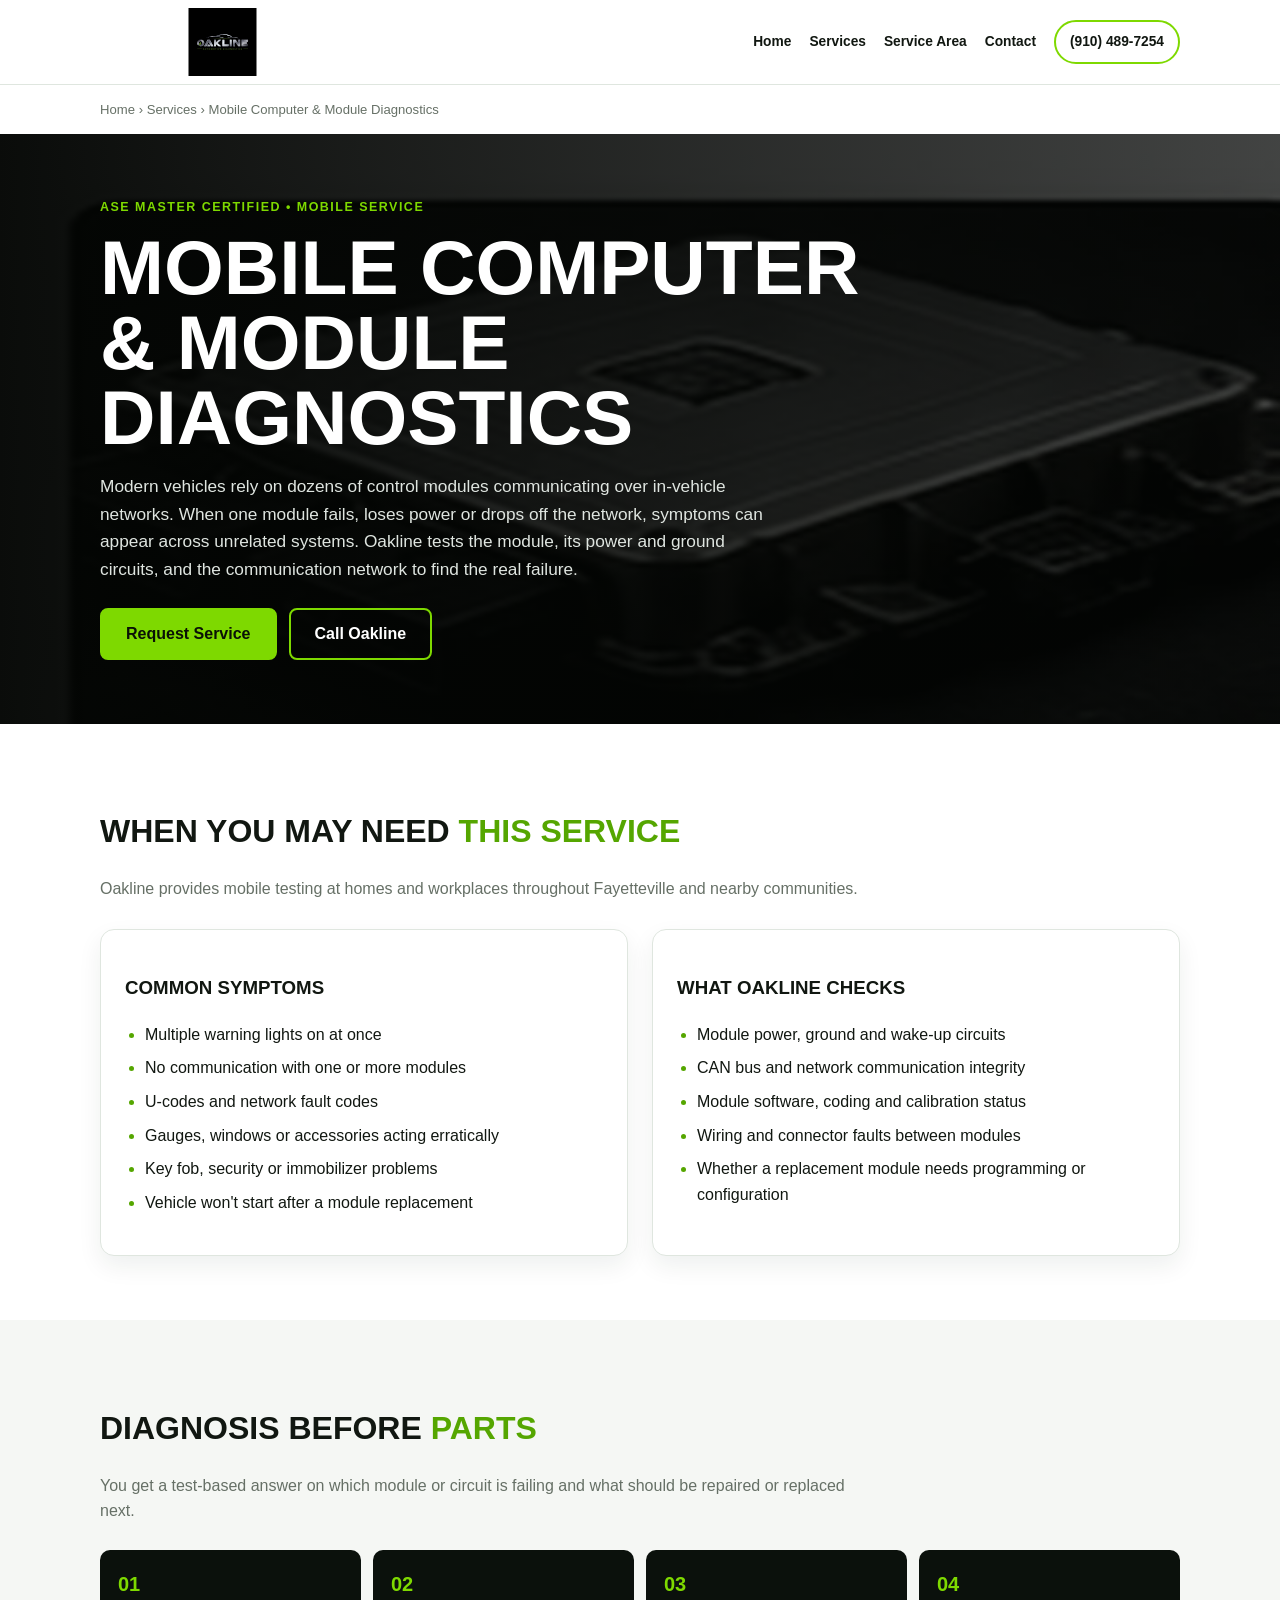
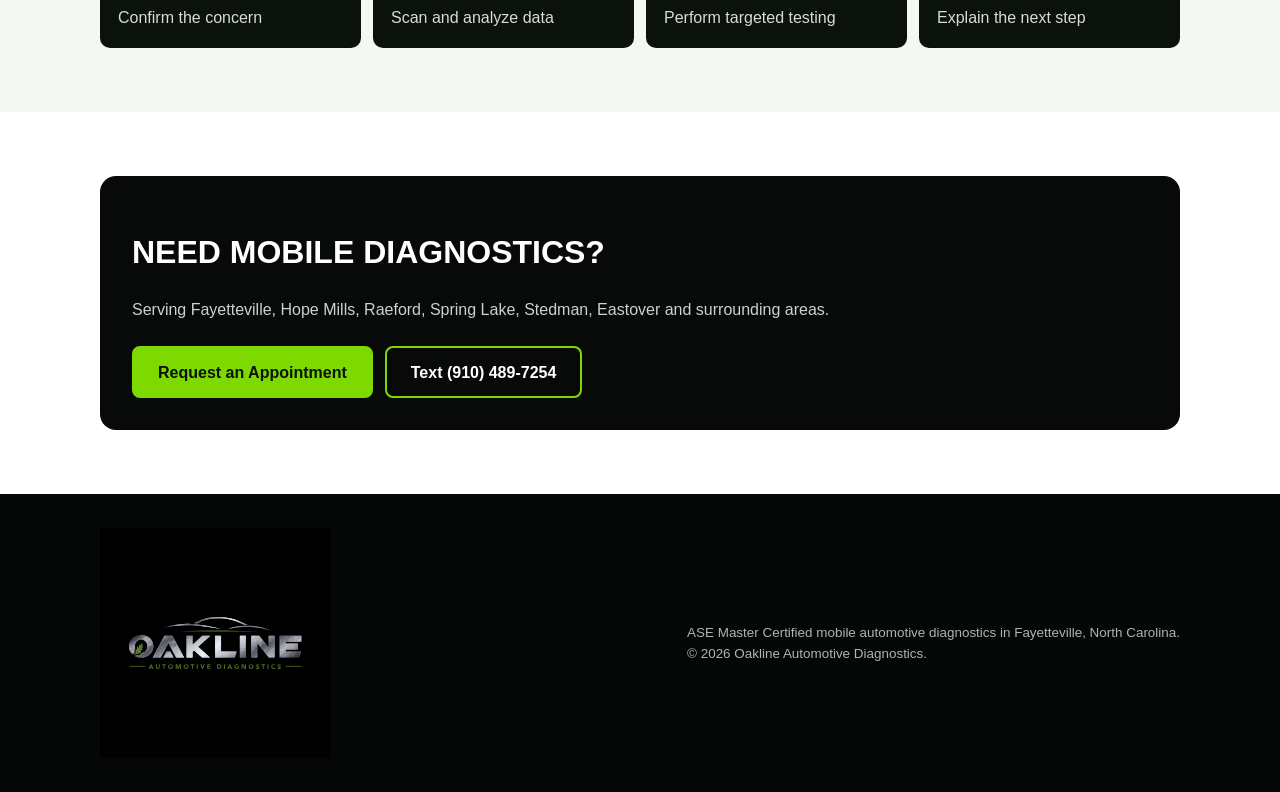
<file: module-diagnostics.html>
<!doctype html><html lang="en"><head><meta charset="utf-8"><meta name="viewport" content="width=device-width,initial-scale=1"><title>Mobile Computer &amp; Module Diagnostics in Fayetteville, NC | Oakline</title><meta name="description" content="Mobile computer and module diagnostics in Fayetteville, NC. Oakline tests control modules, power and ground circuits, and in-vehicle networks to find the real failure at your location."><link rel="canonical" href="https://oaklinediagnostics.com/module-diagnostics.html"><meta name="robots" content="index,follow"><meta name="theme-color" content="#070a08"><meta property="og:type" content="website"><meta property="og:title" content="Mobile Computer &amp; Module Diagnostics in Fayetteville, NC | Oakline"><meta property="og:description" content="Mobile computer and module diagnostics in Fayetteville, NC. Oakline tests control modules, power and ground circuits, and in-vehicle networks to find the real failure at your location."><meta property="og:url" content="https://oaklinediagnostics.com/module-diagnostics.html"><meta property="og:image" content="https://oaklinediagnostics.com/assets/module.webp"><meta name="twitter:card" content="summary_large_image"><link rel="stylesheet" href="service-page.css"><script type="application/ld+json">{"@context":"https://schema.org","@type":"Service","name":"Mobile Computer & Module Diagnostics","description":"Mobile computer and module diagnostics in Fayetteville, NC. Oakline tests control modules, power and ground circuits, and in-vehicle networks to find the real failure at your location.","provider":{"@type":"AutomotiveBusiness","@id":"https://oaklinediagnostics.com/#business","name":"Oakline Automotive Diagnostics","telephone":"+1-910-489-7254","url":"https://oaklinediagnostics.com/"},"areaServed":{"@type":"City","name":"Fayetteville, North Carolina"},"url":"https://oaklinediagnostics.com/module-diagnostics.html"}</script></head><body><header><div class="container nav"><a href="/"><img class="logo" src="assets/oakline-logo.svg" alt="Oakline Automotive Diagnostics"></a><nav class="navlinks"><a href="/">Home</a><a href="/#services">Services</a><a href="service-areas.html">Service Area</a><a href="/#contact">Contact</a><a class="phone" href="tel:9104897254">(910) 489-7254</a></nav></div></header><div class="container breadcrumbs"><a href="/">Home</a> › <a href="/#services">Services</a> › Mobile Computer &amp; Module Diagnostics</div><main><section class="hero"><img src="assets/module.webp" alt="Mobile Computer &amp; Module Diagnostics"><div class="container"><div class="kicker">ASE Master Certified • Mobile Service</div><h1>Mobile Computer &amp; Module Diagnostics</h1><p>Modern vehicles rely on dozens of control modules communicating over in-vehicle networks. When one module fails, loses power or drops off the network, symptoms can appear across unrelated systems. Oakline tests the module, its power and ground circuits, and the communication network to find the real failure.</p><div class="actions"><a class="btn primary" href="/#contact">Request Service</a><a class="btn" href="tel:9104897254">Call Oakline</a></div></div></section><section><div class="container"><h2>When You May Need <span>This Service</span></h2><p class="lead">Oakline provides mobile testing at homes and workplaces throughout Fayetteville and nearby communities.</p><div class="grid"><article class="card"><h3>Common symptoms</h3><ul><li>Multiple warning lights on at once</li><li>No communication with one or more modules</li><li>U-codes and network fault codes</li><li>Gauges, windows or accessories acting erratically</li><li>Key fob, security or immobilizer problems</li><li>Vehicle won't start after a module replacement</li></ul></article><article class="card"><h3>What Oakline checks</h3><ul><li>Module power, ground and wake-up circuits</li><li>CAN bus and network communication integrity</li><li>Module software, coding and calibration status</li><li>Wiring and connector faults between modules</li><li>Whether a replacement module needs programming or configuration</li></ul></article></div></div></section><section class="soft"><div class="container"><h2>Diagnosis Before <span>Parts</span></h2><p class="lead">You get a test-based answer on which module or circuit is failing and what should be repaired or replaced next.</p><div class="steps"><div class="step"><strong>01</strong><span>Confirm the concern</span></div><div class="step"><strong>02</strong><span>Scan and analyze data</span></div><div class="step"><strong>03</strong><span>Perform targeted testing</span></div><div class="step"><strong>04</strong><span>Explain the next step</span></div></div></div></section><section><div class="container cta"><h2>Need Mobile Diagnostics?</h2><p>Serving Fayetteville, Hope Mills, Raeford, Spring Lake, Stedman, Eastover and surrounding areas.</p><div class="actions"><a class="btn primary" href="/#contact">Request an Appointment</a><a class="btn" href="sms:9104897254">Text (910) 489-7254</a></div></div></section></main><footer><div class="container footer-row"><img class="footer-logo" src="assets/oakline-logo.svg" alt="Oakline Automotive Diagnostics"><p>ASE Master Certified mobile automotive diagnostics in Fayetteville, North Carolina.<br>© 2026 Oakline Automotive Diagnostics.</p></div></footer><a class="mobile-call" href="tel:9104897254">Call Oakline • (910) 489-7254</a></body></html>
</file>
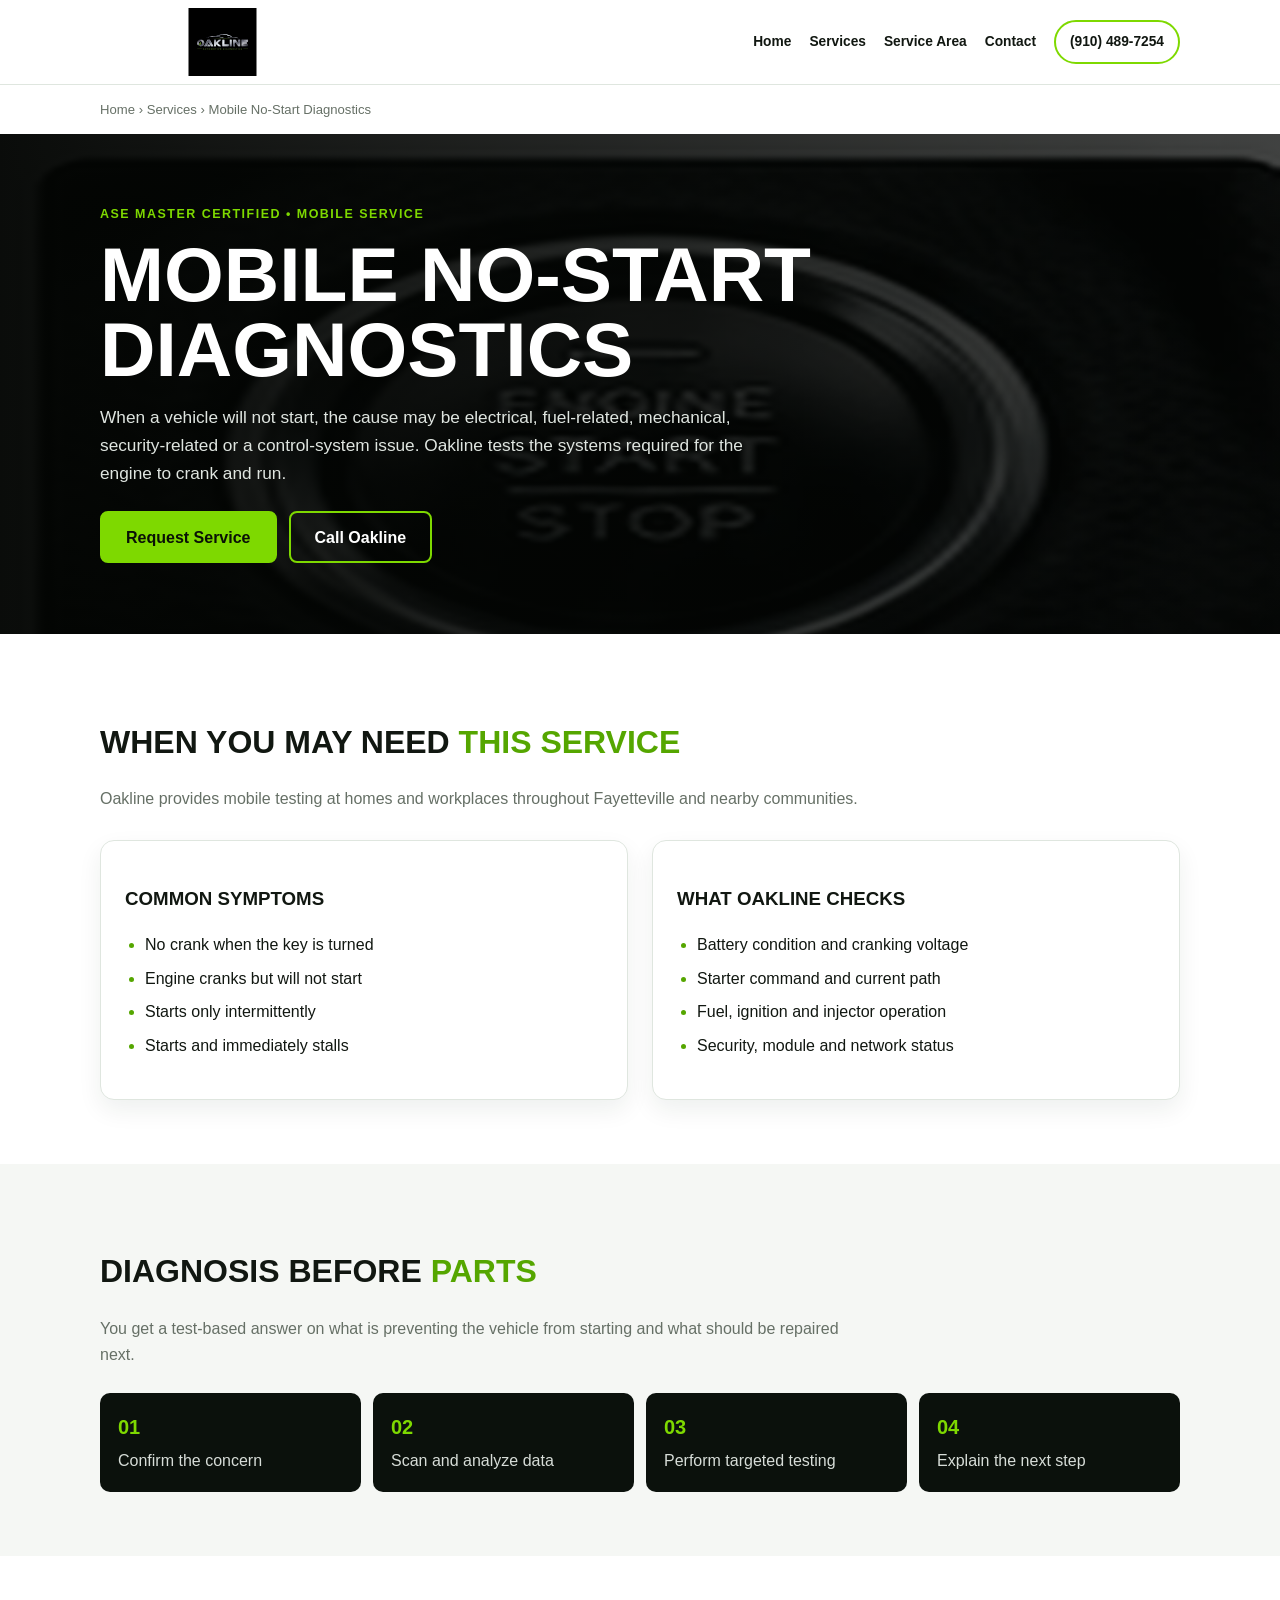
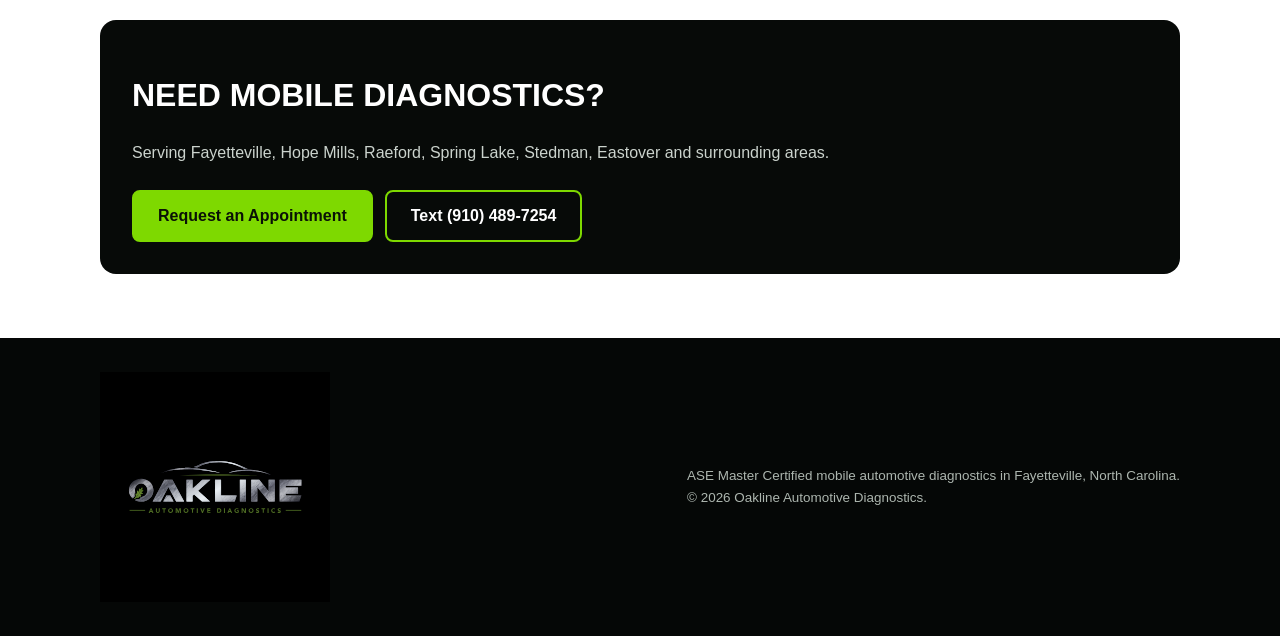
<file: no-start-diagnostics.html>
<!doctype html><html lang="en"><head><meta charset="utf-8"><meta name="viewport" content="width=device-width,initial-scale=1"><title>Mobile No-Start Diagnostics in Fayetteville, NC | Oakline</title><meta name="description" content="Mobile no-start and no-crank diagnostics in Fayetteville, NC. Oakline tests the battery, starter, ignition, fuel, engine controls and security systems at your location."><link rel="canonical" href="https://oaklinediagnostics.com/no-start-diagnostics.html"><meta name="robots" content="index,follow"><meta name="theme-color" content="#070a08"><meta property="og:type" content="website"><meta property="og:title" content="Mobile No-Start Diagnostics in Fayetteville, NC | Oakline"><meta property="og:description" content="Mobile no-start and no-crank diagnostics in Fayetteville, NC. Oakline tests the battery, starter, ignition, fuel, engine controls and security systems at your location."><meta property="og:url" content="https://oaklinediagnostics.com/no-start-diagnostics.html"><meta property="og:image" content="https://oaklinediagnostics.com/assets/no-start.webp"><meta name="twitter:card" content="summary_large_image"><link rel="stylesheet" href="service-page.css"><script type="application/ld+json">{"@context":"https://schema.org","@type":"Service","name":"Mobile No-Start Diagnostics","description":"Mobile no-start and no-crank diagnostics in Fayetteville, NC. Oakline tests the battery, starter, ignition, fuel, engine controls and security systems at your location.","provider":{"@type":"AutomotiveBusiness","@id":"https://oaklinediagnostics.com/#business","name":"Oakline Automotive Diagnostics","telephone":"+1-910-489-7254","url":"https://oaklinediagnostics.com/"},"areaServed":{"@type":"City","name":"Fayetteville, North Carolina"},"url":"https://oaklinediagnostics.com/no-start-diagnostics.html"}</script></head><body><header><div class="container nav"><a href="/"><img class="logo" src="assets/oakline-logo.svg" alt="Oakline Automotive Diagnostics"></a><nav class="navlinks"><a href="/">Home</a><a href="/#services">Services</a><a href="service-areas.html">Service Area</a><a href="/#contact">Contact</a><a class="phone" href="tel:9104897254">(910) 489-7254</a></nav></div></header><div class="container breadcrumbs"><a href="/">Home</a> › <a href="/#services">Services</a> › Mobile No-Start Diagnostics</div><main><section class="hero"><img src="assets/no-start.webp" alt="Mobile No-Start Diagnostics"><div class="container"><div class="kicker">ASE Master Certified • Mobile Service</div><h1>Mobile No-Start Diagnostics</h1><p>When a vehicle will not start, the cause may be electrical, fuel-related, mechanical, security-related or a control-system issue. Oakline tests the systems required for the engine to crank and run.</p><div class="actions"><a class="btn primary" href="/#contact">Request Service</a><a class="btn" href="tel:9104897254">Call Oakline</a></div></div></section><section><div class="container"><h2>When You May Need <span>This Service</span></h2><p class="lead">Oakline provides mobile testing at homes and workplaces throughout Fayetteville and nearby communities.</p><div class="grid"><article class="card"><h3>Common symptoms</h3><ul><li>No crank when the key is turned</li><li>Engine cranks but will not start</li><li>Starts only intermittently</li><li>Starts and immediately stalls</li></ul></article><article class="card"><h3>What Oakline checks</h3><ul><li>Battery condition and cranking voltage</li><li>Starter command and current path</li><li>Fuel, ignition and injector operation</li><li>Security, module and network status</li></ul></article></div></div></section><section class="soft"><div class="container"><h2>Diagnosis Before <span>Parts</span></h2><p class="lead">You get a test-based answer on what is preventing the vehicle from starting and what should be repaired next.</p><div class="steps"><div class="step"><strong>01</strong><span>Confirm the concern</span></div><div class="step"><strong>02</strong><span>Scan and analyze data</span></div><div class="step"><strong>03</strong><span>Perform targeted testing</span></div><div class="step"><strong>04</strong><span>Explain the next step</span></div></div></div></section><section><div class="container cta"><h2>Need Mobile Diagnostics?</h2><p>Serving Fayetteville, Hope Mills, Raeford, Spring Lake, Stedman, Eastover and surrounding areas.</p><div class="actions"><a class="btn primary" href="/#contact">Request an Appointment</a><a class="btn" href="sms:9104897254">Text (910) 489-7254</a></div></div></section></main><footer><div class="container footer-row"><img class="footer-logo" src="assets/oakline-logo.svg" alt="Oakline Automotive Diagnostics"><p>ASE Master Certified mobile automotive diagnostics in Fayetteville, North Carolina.<br>© 2026 Oakline Automotive Diagnostics.</p></div></footer><a class="mobile-call" href="tel:9104897254">Call Oakline • (910) 489-7254</a></body></html>
</file>
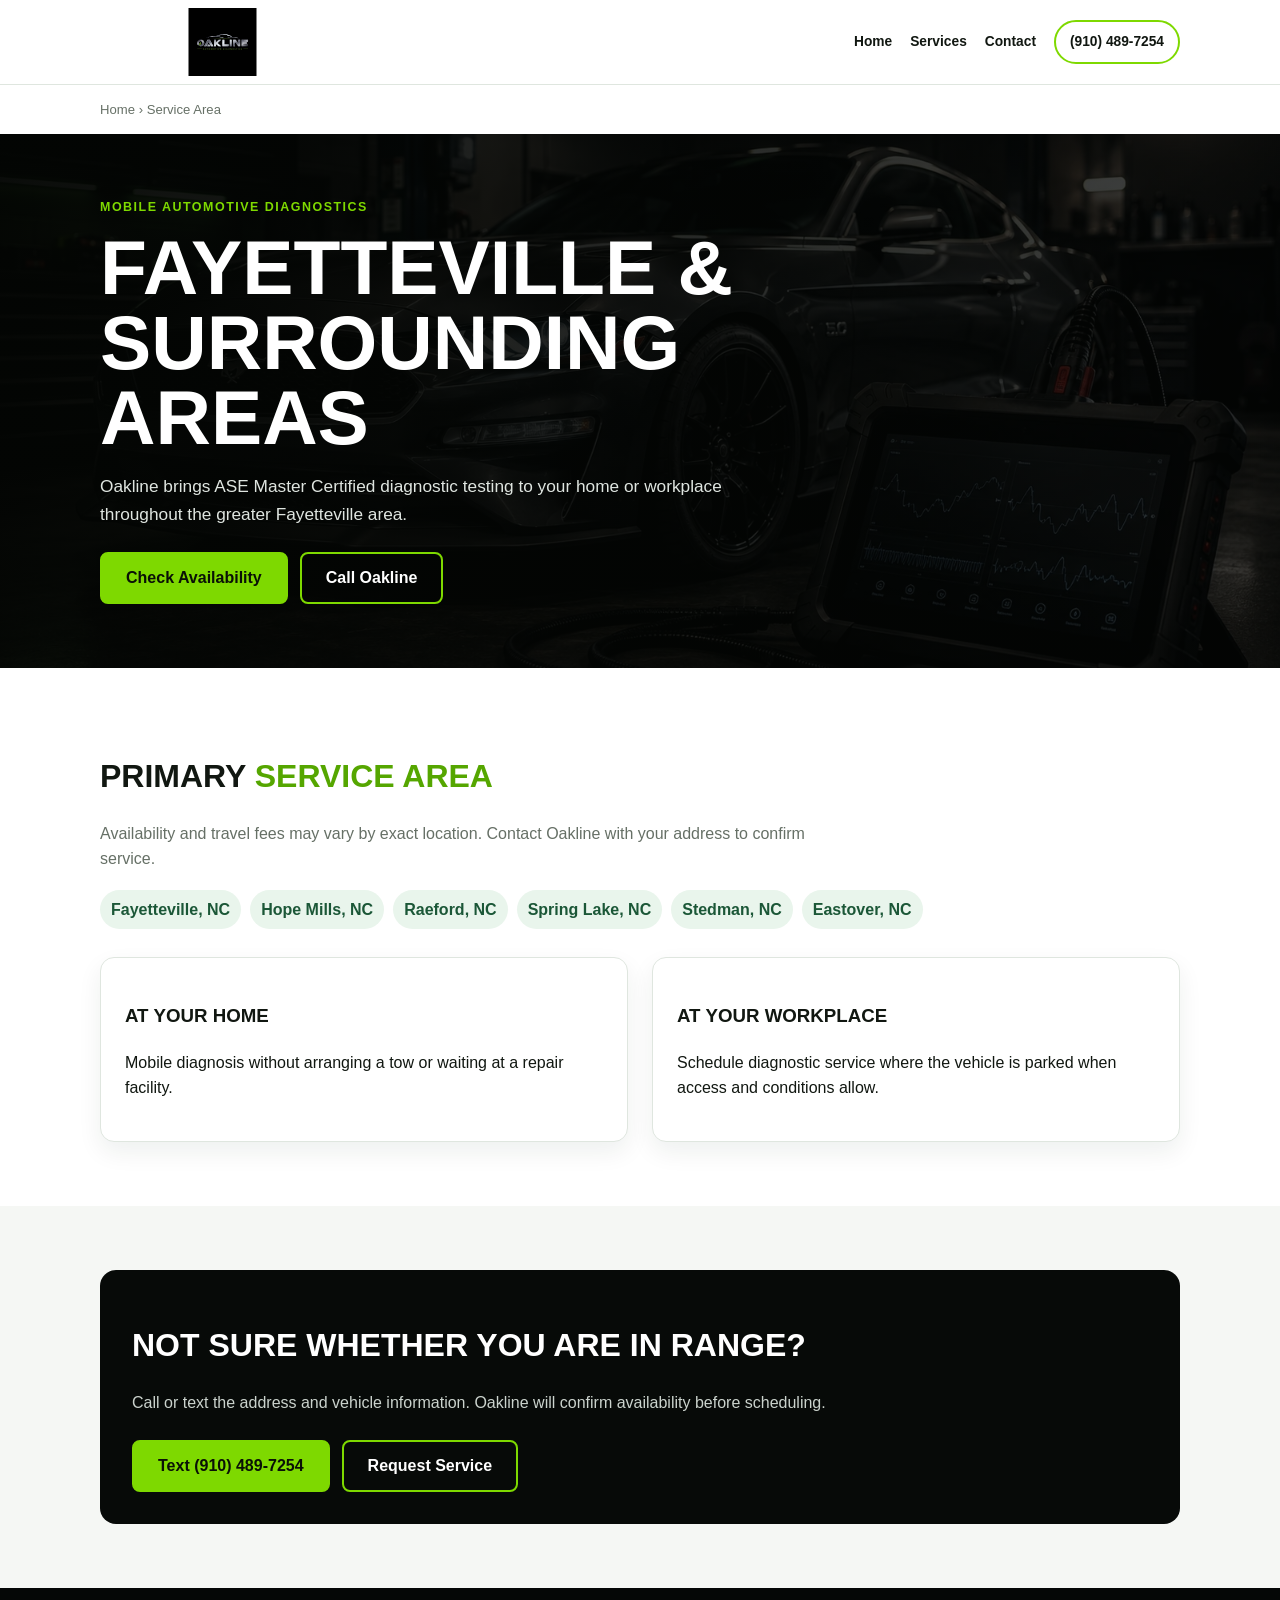
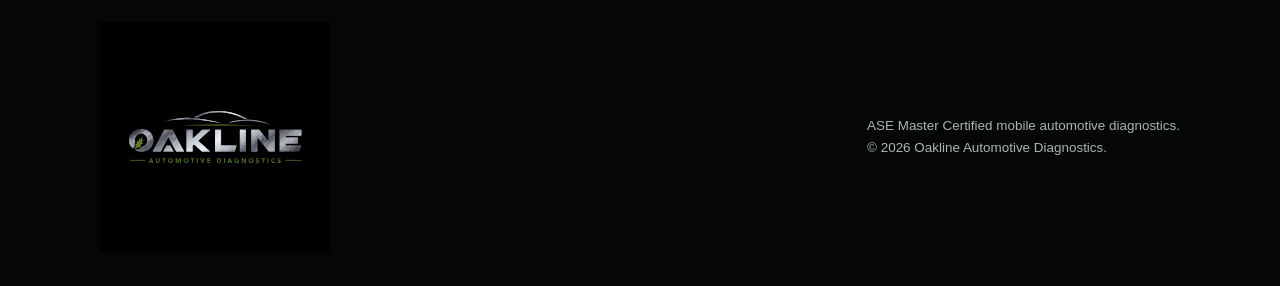
<file: service-areas.html>
<!doctype html><html lang="en"><head><meta charset="utf-8"><meta name="viewport" content="width=device-width,initial-scale=1"><title>Mobile Auto Diagnostics Service Area | Fayetteville, NC</title><meta name="description" content="Oakline Automotive Diagnostics provides mobile diagnostic service throughout Fayetteville, Hope Mills, Raeford, Spring Lake, Stedman, Eastover and nearby communities."><link rel="canonical" href="https://oaklinediagnostics.com/service-areas.html"><meta name="robots" content="index,follow"><link rel="stylesheet" href="service-page.css"><script type="application/ld+json">{"@context":"https://schema.org","@type":"Service","name":"Mobile Automotive Diagnostic Service Area","provider":{"@type":"AutomotiveBusiness","@id":"https://oaklinediagnostics.com/#business"},"areaServed":[{"@type":"City","name":"Fayetteville, North Carolina"},{"@type":"City","name":"Hope Mills, North Carolina"},{"@type":"City","name":"Raeford, North Carolina"},{"@type":"City","name":"Spring Lake, North Carolina"},{"@type":"City","name":"Stedman, North Carolina"},{"@type":"City","name":"Eastover, North Carolina"}]}</script></head><body><header><div class="container nav"><a href="/"><img class="logo" src="assets/oakline-logo.svg" alt="Oakline Automotive Diagnostics"></a><nav class="navlinks"><a href="/">Home</a><a href="/#services">Services</a><a href="/#contact">Contact</a><a class="phone" href="tel:9104897254">(910) 489-7254</a></nav></div></header><div class="container breadcrumbs"><a href="/">Home</a> › Service Area</div><main><section class="hero"><img src="assets/hero.webp" alt="Oakline mobile diagnostic service area"><div class="container"><div class="kicker">Mobile Automotive Diagnostics</div><h1>Fayetteville & Surrounding Areas</h1><p>Oakline brings ASE Master Certified diagnostic testing to your home or workplace throughout the greater Fayetteville area.</p><div class="actions"><a class="btn primary" href="/#contact">Check Availability</a><a class="btn" href="tel:9104897254">Call Oakline</a></div></div></section><section><div class="container"><h2>Primary <span>Service Area</span></h2><p class="lead">Availability and travel fees may vary by exact location. Contact Oakline with your address to confirm service.</p><div class="area-list"><span>Fayetteville, NC</span><span>Hope Mills, NC</span><span>Raeford, NC</span><span>Spring Lake, NC</span><span>Stedman, NC</span><span>Eastover, NC</span></div><div class="grid"><article class="card"><h3>At Your Home</h3><p>Mobile diagnosis without arranging a tow or waiting at a repair facility.</p></article><article class="card"><h3>At Your Workplace</h3><p>Schedule diagnostic service where the vehicle is parked when access and conditions allow.</p></article></div></div></section><section class="soft"><div class="container cta"><h2>Not Sure Whether You Are in Range?</h2><p>Call or text the address and vehicle information. Oakline will confirm availability before scheduling.</p><div class="actions"><a class="btn primary" href="sms:9104897254">Text (910) 489-7254</a><a class="btn" href="/#contact">Request Service</a></div></div></section></main><footer><div class="container footer-row"><img class="footer-logo" src="assets/oakline-logo.svg" alt="Oakline Automotive Diagnostics"><p>ASE Master Certified mobile automotive diagnostics.<br>© 2026 Oakline Automotive Diagnostics.</p></div></footer><a class="mobile-call" href="tel:9104897254">Call Oakline • (910) 489-7254</a></body></html>
</file>
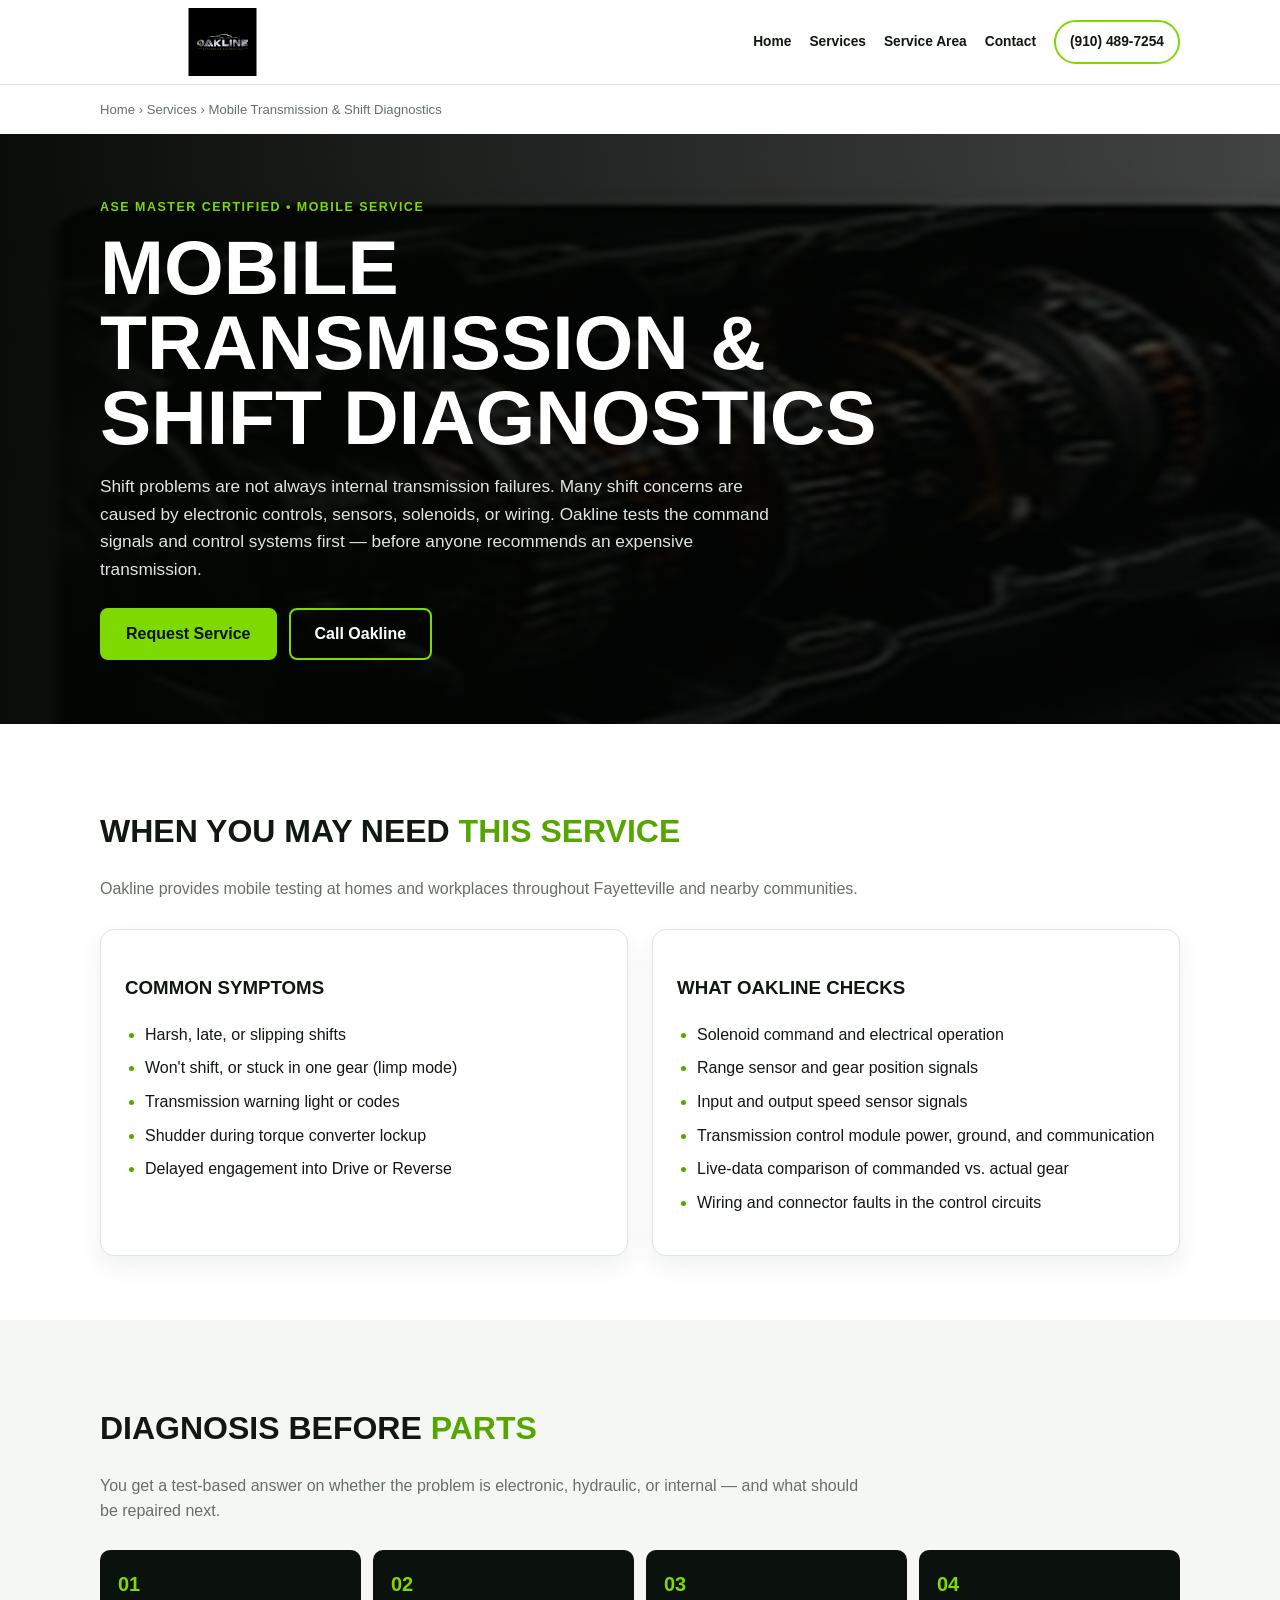
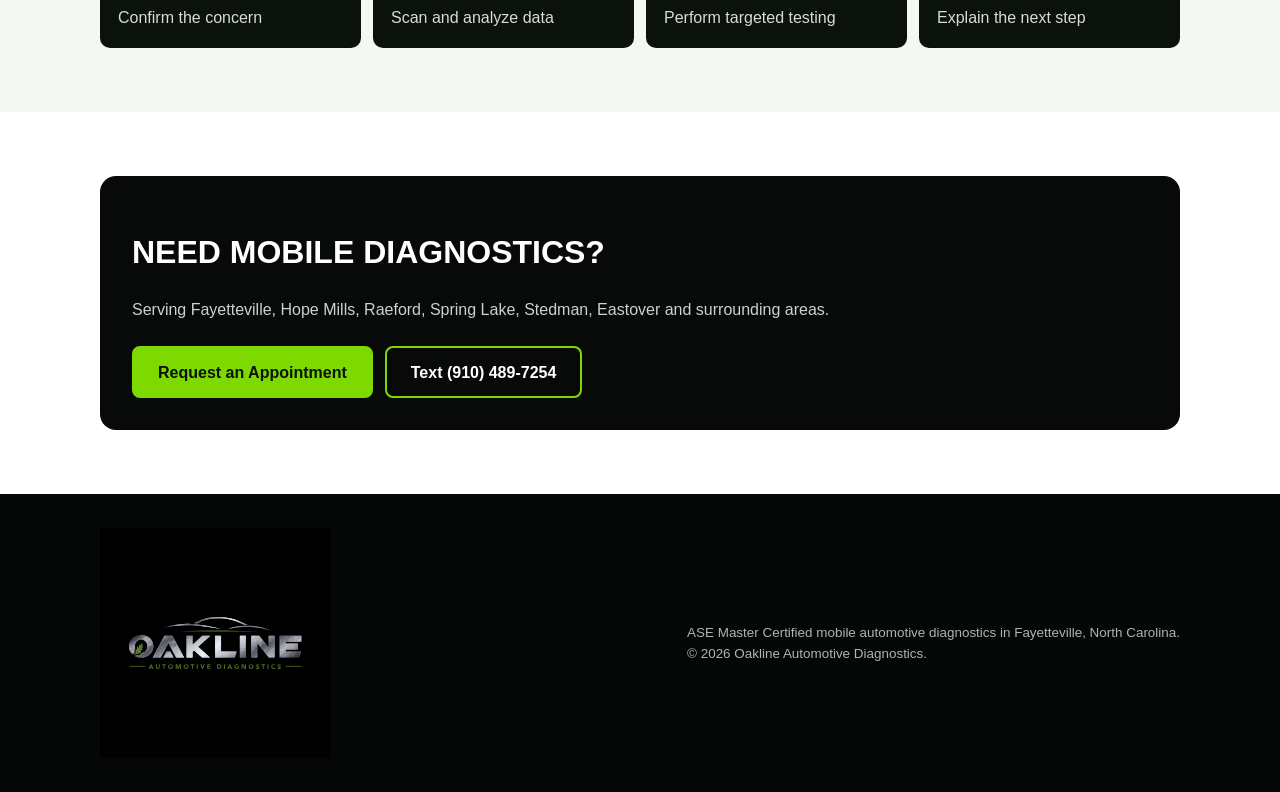
<file: transmission-diagnostics.html>
<!doctype html><html lang="en"><head><meta charset="utf-8"><meta name="viewport" content="width=device-width,initial-scale=1"><title>Mobile Transmission &amp; Shift Diagnostics in Fayetteville, NC | Oakline</title><meta name="description" content="Mobile transmission and shift diagnostics in Fayetteville, NC. Oakline tests electronic controls, solenoids, sensors and command signals before anyone recommends a transmission."><link rel="canonical" href="https://oaklinediagnostics.com/transmission-diagnostics.html"><meta name="robots" content="index,follow"><meta name="theme-color" content="#070a08"><meta property="og:type" content="website"><meta property="og:title" content="Mobile Transmission &amp; Shift Diagnostics in Fayetteville, NC | Oakline"><meta property="og:description" content="Mobile transmission and shift diagnostics in Fayetteville, NC. Oakline tests electronic controls, solenoids, sensors and command signals before anyone recommends a transmission."><meta property="og:url" content="https://oaklinediagnostics.com/transmission-diagnostics.html"><meta property="og:image" content="https://oaklinediagnostics.com/assets/transmission.webp"><meta name="twitter:card" content="summary_large_image"><link rel="stylesheet" href="service-page.css"><script type="application/ld+json">{"@context":"https://schema.org","@type":"Service","name":"Mobile Transmission & Shift Diagnostics","description":"Mobile transmission and shift diagnostics in Fayetteville, NC. Oakline tests electronic controls, solenoids, sensors and command signals before anyone recommends a transmission.","provider":{"@type":"AutomotiveBusiness","@id":"https://oaklinediagnostics.com/#business","name":"Oakline Automotive Diagnostics","telephone":"+1-910-489-7254","url":"https://oaklinediagnostics.com/"},"areaServed":{"@type":"City","name":"Fayetteville, North Carolina"},"url":"https://oaklinediagnostics.com/transmission-diagnostics.html"}</script></head><body><header><div class="container nav"><a href="/"><img class="logo" src="assets/oakline-logo.svg" alt="Oakline Automotive Diagnostics"></a><nav class="navlinks"><a href="/">Home</a><a href="/#services">Services</a><a href="service-areas.html">Service Area</a><a href="/#contact">Contact</a><a class="phone" href="tel:9104897254">(910) 489-7254</a></nav></div></header><div class="container breadcrumbs"><a href="/">Home</a> › <a href="/#services">Services</a> › Mobile Transmission &amp; Shift Diagnostics</div><main><section class="hero"><img src="assets/transmission.webp" alt="Mobile Transmission &amp; Shift Diagnostics"><div class="container"><div class="kicker">ASE Master Certified • Mobile Service</div><h1>Mobile Transmission &amp; Shift Diagnostics</h1><p>Shift problems are not always internal transmission failures. Many shift concerns are caused by electronic controls, sensors, solenoids, or wiring. Oakline tests the command signals and control systems first — before anyone recommends an expensive transmission.</p><div class="actions"><a class="btn primary" href="/#contact">Request Service</a><a class="btn" href="tel:9104897254">Call Oakline</a></div></div></section><section><div class="container"><h2>When You May Need <span>This Service</span></h2><p class="lead">Oakline provides mobile testing at homes and workplaces throughout Fayetteville and nearby communities.</p><div class="grid"><article class="card"><h3>Common symptoms</h3><ul><li>Harsh, late, or slipping shifts</li><li>Won't shift, or stuck in one gear (limp mode)</li><li>Transmission warning light or codes</li><li>Shudder during torque converter lockup</li><li>Delayed engagement into Drive or Reverse</li></ul></article><article class="card"><h3>What Oakline checks</h3><ul><li>Solenoid command and electrical operation</li><li>Range sensor and gear position signals</li><li>Input and output speed sensor signals</li><li>Transmission control module power, ground, and communication</li><li>Live-data comparison of commanded vs. actual gear</li><li>Wiring and connector faults in the control circuits</li></ul></article></div></div></section><section class="soft"><div class="container"><h2>Diagnosis Before <span>Parts</span></h2><p class="lead">You get a test-based answer on whether the problem is electronic, hydraulic, or internal — and what should be repaired next.</p><div class="steps"><div class="step"><strong>01</strong><span>Confirm the concern</span></div><div class="step"><strong>02</strong><span>Scan and analyze data</span></div><div class="step"><strong>03</strong><span>Perform targeted testing</span></div><div class="step"><strong>04</strong><span>Explain the next step</span></div></div></div></section><section><div class="container cta"><h2>Need Mobile Diagnostics?</h2><p>Serving Fayetteville, Hope Mills, Raeford, Spring Lake, Stedman, Eastover and surrounding areas.</p><div class="actions"><a class="btn primary" href="/#contact">Request an Appointment</a><a class="btn" href="sms:9104897254">Text (910) 489-7254</a></div></div></section></main><footer><div class="container footer-row"><img class="footer-logo" src="assets/oakline-logo.svg" alt="Oakline Automotive Diagnostics"><p>ASE Master Certified mobile automotive diagnostics in Fayetteville, North Carolina.<br>© 2026 Oakline Automotive Diagnostics.</p></div></footer><a class="mobile-call" href="tel:9104897254">Call Oakline • (910) 489-7254</a></body></html>
</file>
<file: service-page.css>
:root{--green:#7ed900;--green-dark:#55a600;--ink:#111711;--muted:#667066;--paper:#f5f7f4;--line:#dfe6df;--dark:#070a08}
*{box-sizing:border-box}html{scroll-behavior:smooth}body{margin:0;font-family:Arial,Helvetica,sans-serif;color:var(--ink);line-height:1.6;background:#fff}img{max-width:100%;display:block}a{text-decoration:none;color:inherit}.container{width:min(1080px,calc(100% - 36px));margin:auto}
header{border-bottom:1px solid var(--line);background:#fff}.nav{min-height:84px;display:flex;align-items:center;justify-content:space-between;gap:20px}.logo{width:245px;max-height:68px}.navlinks{display:flex;align-items:center;gap:18px;font-weight:800;font-size:.86rem}.phone{padding:9px 14px;border:2px solid var(--green);border-radius:999px}
.hero{position:relative;min-height:500px;display:grid;align-items:center;color:#fff;background:#050706;overflow:hidden}.hero img{position:absolute;inset:0;width:100%;height:100%;object-fit:cover;opacity:.48}.hero:after{content:"";position:absolute;inset:0;background:linear-gradient(90deg,rgba(3,5,3,.94),rgba(3,5,3,.48))}.hero .container{position:relative;z-index:2}.kicker{color:var(--green);font-size:.78rem;font-weight:900;letter-spacing:.12em;text-transform:uppercase}.hero h1{max-width:780px;margin:12px 0;font-size:clamp(2.6rem,6vw,5.2rem);line-height:.98;text-transform:uppercase}.hero p{max-width:680px;color:#dfe5e0;font-size:1.08rem}.actions{display:flex;gap:12px;flex-wrap:wrap;margin-top:24px}.btn{display:inline-flex;align-items:center;justify-content:center;min-height:52px;padding:0 24px;border:2px solid var(--green);border-radius:8px;font-weight:900}.primary{background:var(--green);color:#0a1106}
section{padding:64px 0}.soft{background:var(--paper)}h2{font-size:2rem;line-height:1.1;text-transform:uppercase}h2 span{color:var(--green-dark)}.lead{max-width:760px;color:var(--muted)}.grid{display:grid;grid-template-columns:1fr 1fr;gap:24px;margin-top:28px}.card{padding:24px;border:1px solid var(--line);border-radius:14px;background:#fff;box-shadow:0 10px 25px rgba(16,43,23,.07)}.card h3{text-transform:uppercase}.card ul{padding-left:20px}.card li{margin:8px 0}.card li::marker{color:var(--green-dark)}
.steps{display:grid;grid-template-columns:repeat(4,1fr);gap:12px;margin-top:26px}.step{padding:18px;border-radius:10px;background:#0b110c;color:#fff}.step strong{display:block;color:var(--green);font-size:1.25rem}.step span{display:block;margin-top:5px;color:#d7ddd8}
.area-list{display:flex;flex-wrap:wrap;gap:9px;margin-top:18px}.area-list span{padding:7px 11px;border-radius:999px;background:#e9f5ec;color:#1b5737;font-weight:800}.cta{padding:32px;border-radius:16px;background:var(--dark);color:#fff}.cta p{color:#cbd3cd}.breadcrumbs{padding:14px 0;font-size:.82rem;color:var(--muted)}footer{padding:34px 0;background:#050706;color:#fff}footer p{color:#adb6af;font-size:.84rem}.footer-row{display:flex;justify-content:space-between;gap:20px;align-items:center}.footer-logo{width:230px}.mobile-call{display:none}
@media(max-width:760px){.navlinks a:not(.phone){display:none}.logo{width:170px}.grid,.steps{grid-template-columns:1fr}.hero{min-height:560px}.actions{display:grid}.btn{width:100%}.footer-row{display:grid}.mobile-call{position:fixed;left:14px;right:14px;bottom:14px;z-index:50;display:flex;align-items:center;justify-content:center;min-height:54px;border-radius:8px;background:var(--green);color:#091006;font-weight:900}body{padding-bottom:76px}}
</file>
